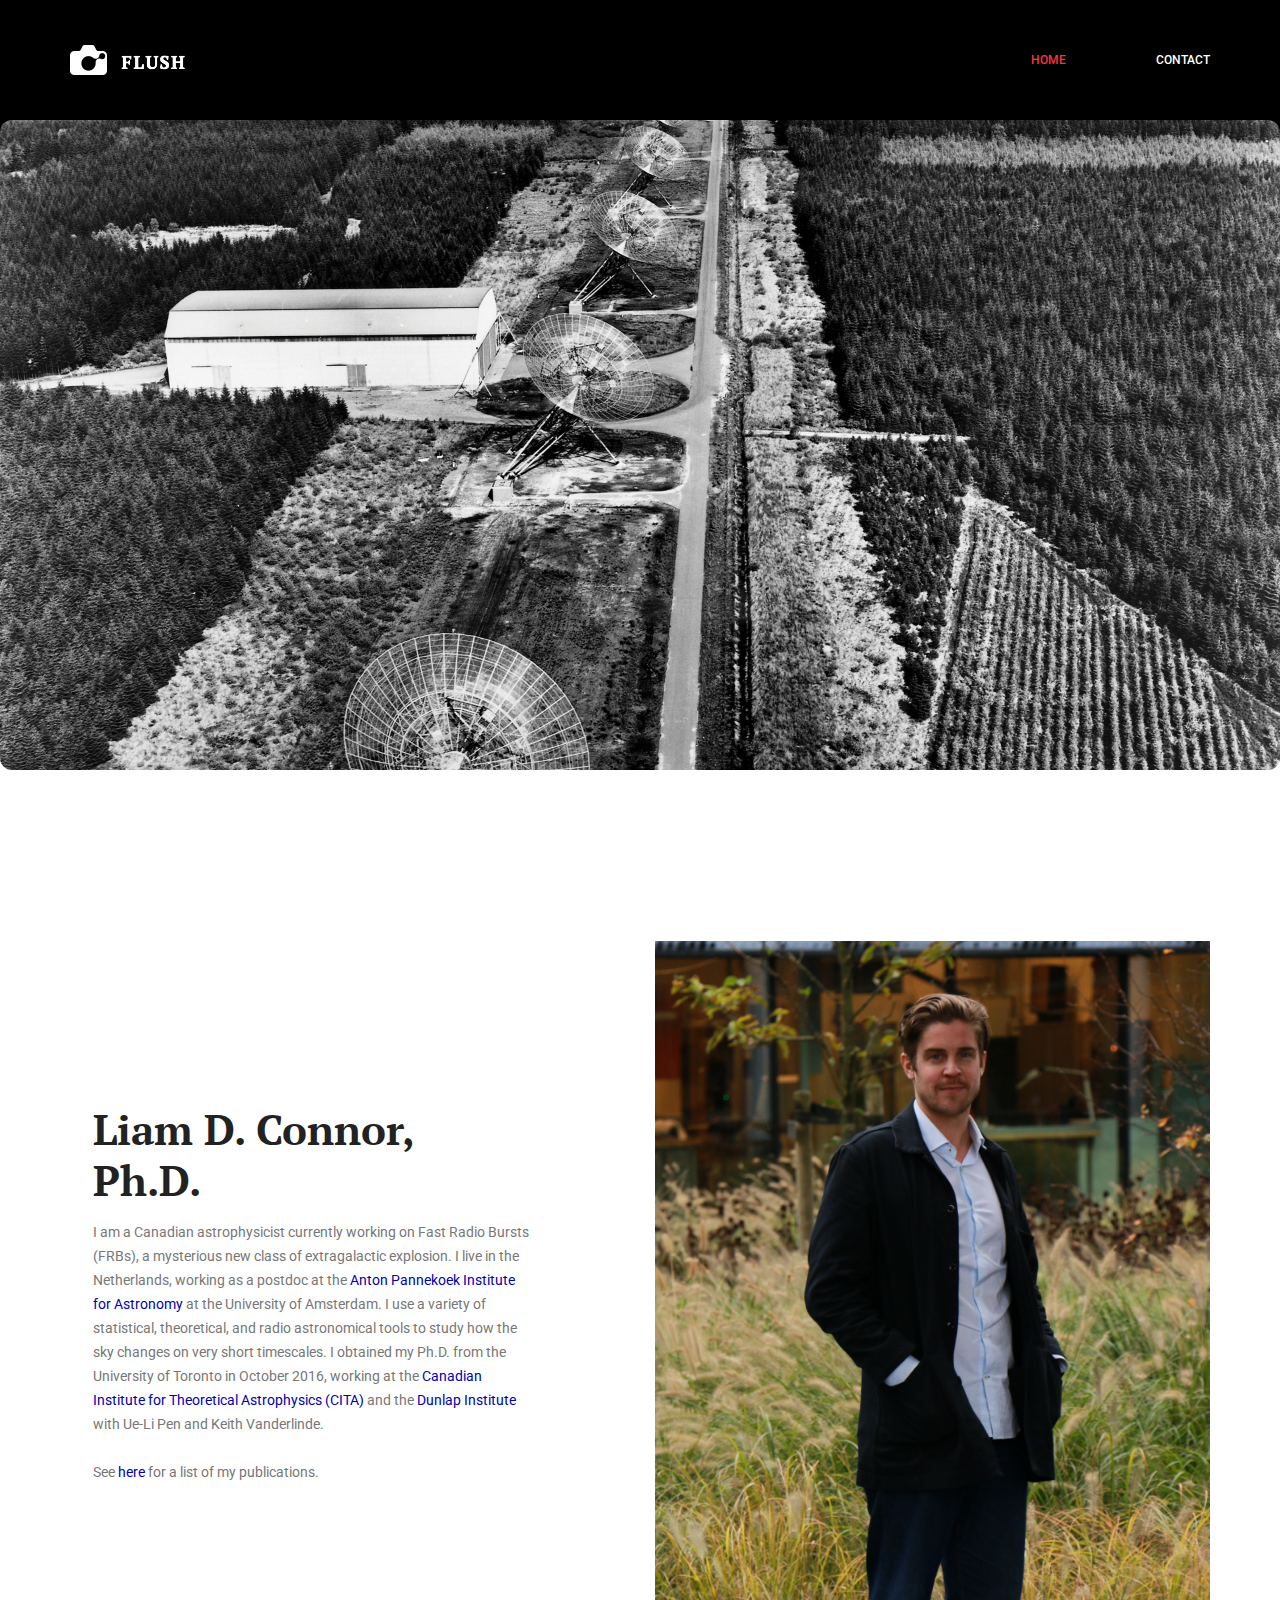
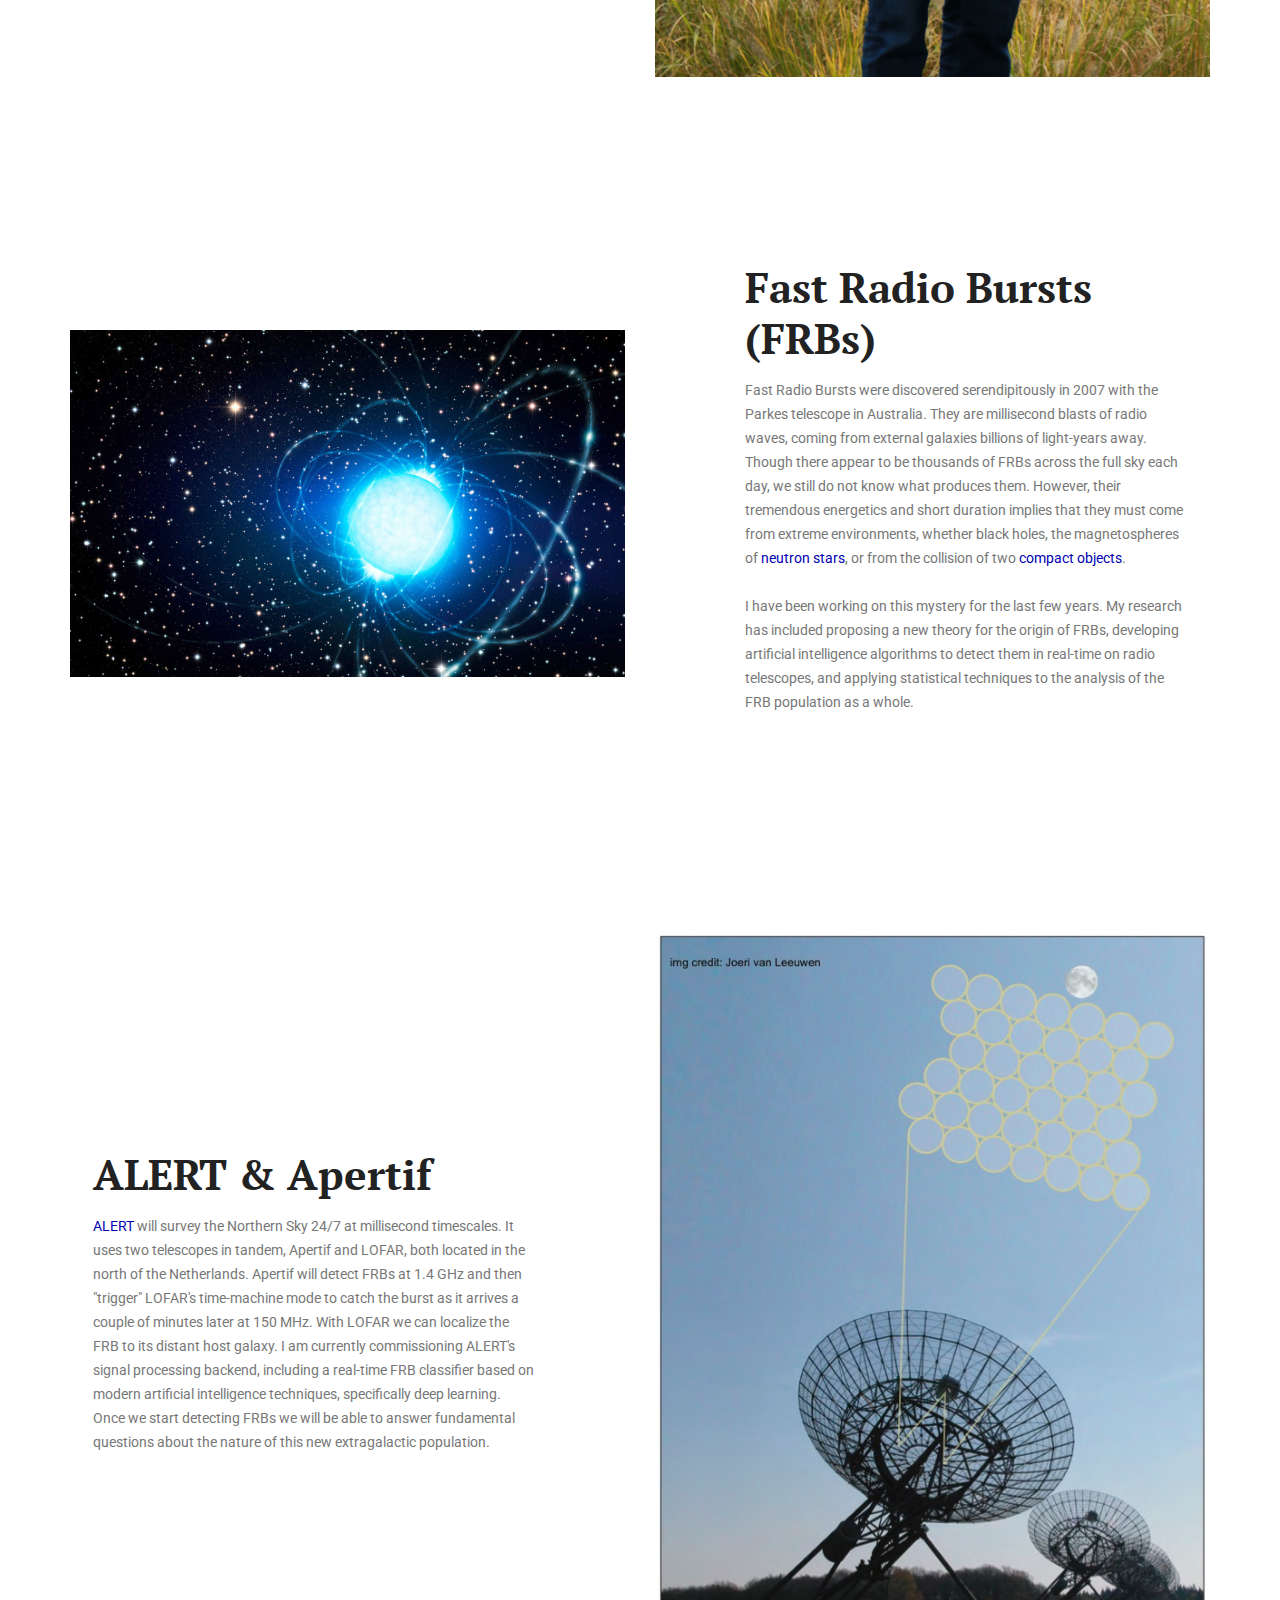
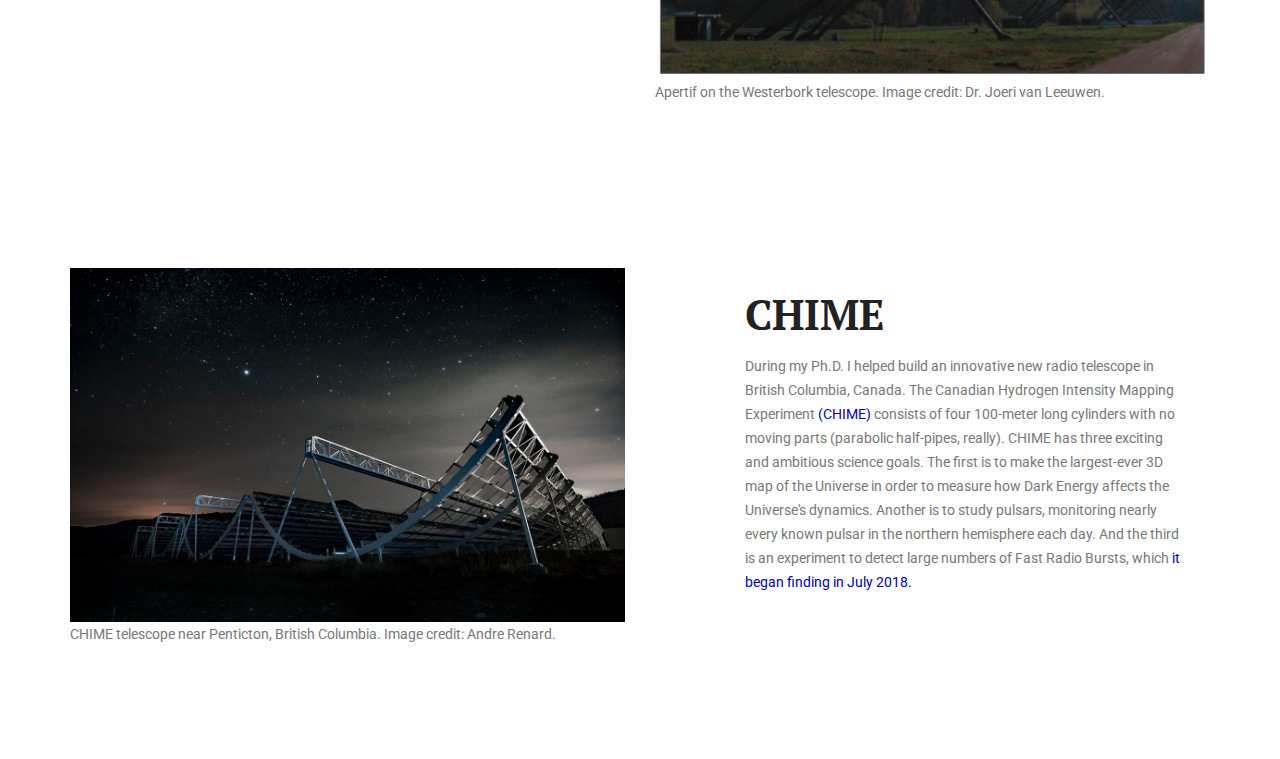
<file: index2.html>
<!doctype html>
<html lang="en">
    <head>
        <!-- Required meta tags -->
        <meta charset="utf-8">
        <meta name="viewport" content="width=device-width, initial-scale=1, shrink-to-fit=no">
        <link rel="icon" href="img/favicon.png" type="image/png">
        <title>Liam Connor astro</title>
        <!-- Bootstrap CSS -->
        <link rel="stylesheet" href="css/bootstrap.css">
        <link rel="stylesheet" href="vendors/linericon/style.css">
        <link rel="stylesheet" href="css/font-awesome.min.css">
        <link rel="stylesheet" href="vendors/owl-carousel/owl.carousel.min.css">
        <link rel="stylesheet" href="vendors/lightbox/simpleLightbox.css">
        <link rel="stylesheet" href="vendors/nice-select/css/nice-select.css">
        <link rel="stylesheet" href="vendors/animate-css/animate.css">
        <link rel="stylesheet" href="vendors/popup/magnific-popup.css">
        <!-- main css -->
        <link rel="stylesheet" href="css/style.css">
        <link rel="stylesheet" href="css/responsive.css">
    </head>
    <body>
        
        <!--================Header Menu Area =================-->
        <header class="header_area">
            <div class="main_menu">
            	<nav class="navbar navbar-expand-lg navbar-light">
					<div class="container">
						<!-- Brand and toggle get grouped for better mobile display -->
						<a class="navbar-brand logo_h" href="index.html"><img src="img/logo.png" alt=""></a>
						<button class="navbar-toggler" type="button" data-toggle="collapse" data-target="#navbarSupportedContent" aria-controls="navbarSupportedContent" aria-expanded="false" aria-label="Toggle navigation">
							<span class="icon-bar"></span>
							<span class="icon-bar"></span>
							<span class="icon-bar"></span>
						</button>
						<!-- Collect the nav links, forms, and other content for toggling -->
						<div class="collapse navbar-collapse offset" id="navbarSupportedContent">
							<ul class="nav navbar-nav menu_nav ml-auto">
								<li class="nav-item active"><a class="nav-link" href="index.html">Home</a></li> 
								<li class="nav-item submenu dropdown">

									<ul class="dropdown-menu">
										<li class="nav-item"><a class="nav-link" href="projects.html">Projects</a>
										<li class="nav-item"><a class="nav-link" href="publications.html">Publications</a></li>
									</ul>
								</li> 
								<li class="nav-item"><a class="nav-link" href="contact.html">Contact</a></li>
							</ul>
						</div> 
					</div>
            	</nav>
            </div>
        </header>
        <!--================Header Menu Area =================-->
        
        <!--================Home Banner Area =================-->
        <section class="home_banner_area">
           	<div class="box_1620">
           		<div class="banner_inner d-flex align-items-center">
					<div class="container">
						<div class="banner_content text-center">
						</div>
					</div>
				</div>
            </div>
        </section>
        <!--================End Home Banner Area =================-->
        
        <!--================Home Blog Area =================-->
        <section class="home_blog_area pad_top">
        	<div class="container">
        		<div class="home_blog_inner">
        			<div class="row h_blog_item">
        				<div class="col-lg-6">
						</div>
        			</div>
        			<div class="row h_blog_item">
						<div class="col-lg-6">
							<div class="h_blog_text">
								<div class="h_blog_text_inner left">
									<h4>Liam D. Connor, <br />Ph.D.</h4>
									<p> I am a Canadian astrophysicist currently 
                                        working on Fast Radio Bursts (FRBs), 
                                        a mysterious new class of extragalactic 
                                        explosion. I live in the Netherlands, working as a postdoc at the
                                        <a href="http://api.uva.nl" style="color: rgb(0, 0, 179)">Anton Pannekoek 
                                            Institute for Astronomy</a> 
                                        at the University of Amsterdam. I  
                                        use a variety of statistical, theoretical, 
                                        and radio astronomical tools to study how 
                                        the sky changes on very short timescales. 
                                        I obtained my Ph.D. from the University of 
                                        Toronto in October 2016, working at the
                                        <a href="https://www.cita.utoronto.ca" style="color: rgb(0, 0, 179)">Canadian Institute for Theoretical Astrophysics (CITA)</a> 
                                         and the <a href="http://www.dunlap.utoronto.ca" style="color: rgb(0, 0, 179)">Dunlap Institute </a> with 
                                        Ue-Li Pen and Keith Vanderlinde. 
                                        <br> <br />
                                        See <a href="https://scholar.google.nl/citations?user=YwHSZIMAAAAJ&hl=en" style="color: rgb(0, 0, 179)">here</a>  for a list of my publications.
                                        </p>
									<!--<a class="main_btn2" href="#">Explore Gallery</a>-->
								</div>
							</div>
						</div>
						<div class="col-lg-6">
							<div class="h_blog_img">
								<img class="img-fluid" src="img/website_foto.JPG" alt="">
							</div>
						</div>
        			</div>
                    <div class="row h_blog_item">
                        <div class="col-lg-6">
                            <div class="h_blog_img">
                                <img class="img-fluid" src="img/frb_image.jpg" alt="">
                            </div>
                        </div>
                        <div class="col-lg-6">
                            <div class="h_blog_text">
                                <div class="h_blog_text_inner right">
                                    <h4> Fast Radio Bursts (FRBs)</h4>
                                    <p> Fast Radio Bursts were discovered serendipitously 
                                        in 2007 with the Parkes telescope in Australia. 
                                        They are millisecond blasts of radio waves, 
                                        coming from external galaxies billions of light-years away. Though there appear to be thousands of FRBs
                                        across the full sky each day, we still do not 
                                        know what produces them. However, their tremendous 
                                        energetics and short duration implies that they 
                                        must come from extreme environments, whether black holes, the magnetospheres of <a href="https://en.wikipedia.org/wiki/Neutron_star" style="color: rgb(0, 0, 179)">neutron stars</a>, 
                                        or from the collision of two <a href="https://en.wikipedia.org/wiki/Compact_star" style="color: rgb(0, 0, 179)">compact objects</a>.
                                        <br> <br />
                                        I have been working on this mystery for the last 
                                        few years. My research has included proposing 
                                        a new theory for the origin of FRBs, developing 
                                        artificial intelligence algorithms to detect 
                                        them in real-time on radio telescopes, 
                                        and applying statistical techniques to the analysis 
                                        of the FRB population as a whole.
                                    </p>
                                </div>
                            </div>
                        </div>
                    </div>
                    <div class="row h_blog_item">
                        <div class="col-lg-6">
                            <div class="h_blog_text">
                                <div class="h_blog_text_inner left">
                                    <h4>ALERT &amp; Apertif</h4>
                                    <p> <a href="http://www.alert.eu/" style="color: rgb(0, 0, 179)">ALERT</a> 
                                    will survey the Northern Sky 24/7
                                    at millisecond timescales. It uses two 
                                    telescopes in tandem, Apertif and LOFAR, both located 
                                    in the north of the Netherlands. Apertif
                                    will detect FRBs at 1.4 GHz and then "trigger" LOFAR's time-machine 
                                    mode 
                                    to catch the burst as it arrives a couple of minutes later at 
                                    150 MHz. With LOFAR we can localize the FRB to its 
                                    distant host galaxy.
                                    I am currently 
                                    commissioning ALERT's signal processing backend, including a real-time 
                                    FRB classifier based on modern artificial 
                                    intelligence techniques, specifically deep learning. 
                                    Once we start detecting FRBs we will be able 
                                    to answer fundamental questions about the nature 
                                    of this new extragalactic population. 
                                    </p>
                                </div>
                            </div>
                        </div>
                        <div class="col-lg-6">
                            <div class="h_blog_img">
                                <img class="img-fluid" src="img/Apertif_Beam_credit.jpg" alt="">
                            </div>
                            <figcaption class="figure-article-caption">
                             Apertif on the Westerbork telescope. Image credit: Dr. Joeri van Leeuwen.
                            </figcaption>
                        </div>
                    </div>
        			<div class="row h_blog_item">
        				<div class="col-lg-6">
							<div class="h_blog_img">
								<img class="img-fluid" src="img/CHIME_picture.jpg" alt="">
							</div>
                            <figcaption class="figure-article-caption">
                            CHIME telescope near Penticton, British Columbia. Image credit: Andre Renard.
                            </figcaption>
						</div>
						<div class="col-lg-6">
							<div class="h_blog_text">
								<div class="h_blog_text_inner right">
									<h4>CHIME</h4>
									<p> During my Ph.D. I helped build an 
                                        innovative new radio telescope 
                                        in British Columbia, Canada. The 
                                        Canadian Hydrogen Intensity Mapping Experiment 
                                        <a href="https://chime-experiment.ca/" style="color: rgb(0, 0, 179)"> (CHIME)</a> consists of four 100-meter long cylinders 
                                        with no moving parts (parabolic half-pipes, really).
                                        CHIME has three exciting and ambitious science goals.
                                        The first is to make the largest-ever 3D 
                                        map of the Universe in order to measure 
                                        how Dark Energy affects the Universe's dynamics. 
                                        Another is to study pulsars, monitoring nearly 
                                        every known pulsar in the northern hemisphere 
                                        each day. And the third is an experiment 
                                        to detect large numbers of Fast Radio Bursts, 
                                        which <a href="http://www.astronomerstelegram.org/?read=11901" style="color: rgb(0, 0, 179)">it began finding in July 2018.
                                    </p>
								</div>
							</div>
						</div>
        			</div>
                    </div>
        		</div>
        	</div>
        </section>
        <!--================End Home Blog Area =================-->
        
        

        
        
        
        
        
        
        <!-- Optional JavaScript -->
        <!-- jQuery first, then Popper.js, then Bootstrap JS -->
        <script src="js/jquery-3.3.1.min.js"></script>
        <script src="js/popper.js"></script>
        <script src="js/bootstrap.min.js"></script>
        <script src="js/stellar.js"></script>
        <script src="vendors/lightbox/simpleLightbox.min.js"></script>
        <script src="vendors/nice-select/js/jquery.nice-select.min.js"></script>
        <script src="vendors/isotope/imagesloaded.pkgd.min.js"></script>
        <script src="vendors/isotope/isotope.pkgd.min.js"></script>
        <script src="vendors/owl-carousel/owl.carousel.min.js"></script>
        <script src="vendors/popup/jquery.magnific-popup.min.js"></script>
        <script src="js/jquery.ajaxchimp.min.js"></script>
        <script src="vendors/counter-up/jquery.waypoints.min.js"></script>
        <script src="vendors/counter-up/jquery.counterup.js"></script>
        <script src="js/mail-script.js"></script>
        <script src="js/theme.js"></script>
    </body>
</html>
</file>
<file: vendors/linericon/style.css>
@font-face {
	font-family: 'Linearicons-Free';
	src:url('fonts/Linearicons-Free.eot?w118d');
	src:url('fonts/Linearicons-Free.eot?#iefixw118d') format('embedded-opentype'),
		url('fonts/Linearicons-Free.woff2?w118d') format('woff2'),
		url('fonts/Linearicons-Free.woff?w118d') format('woff'),
		url('fonts/Linearicons-Free.ttf?w118d') format('truetype'),
		url('fonts/Linearicons-Free.svg?w118d#Linearicons-Free') format('svg');
	font-weight: normal;
	font-style: normal;
}

.lnr {
	font-family: 'Linearicons-Free';
	speak: none;
	font-style: normal;
	font-weight: normal;
	font-variant: normal;
	text-transform: none;
	line-height: 1;

	/* Better Font Rendering =========== */
	-webkit-font-smoothing: antialiased;
	-moz-osx-font-smoothing: grayscale;
}

.lnr-home:before {
	content: "\e800";
}
.lnr-apartment:before {
	content: "\e801";
}
.lnr-pencil:before {
	content: "\e802";
}
.lnr-magic-wand:before {
	content: "\e803";
}
.lnr-drop:before {
	content: "\e804";
}
.lnr-lighter:before {
	content: "\e805";
}
.lnr-poop:before {
	content: "\e806";
}
.lnr-sun:before {
	content: "\e807";
}
.lnr-moon:before {
	content: "\e808";
}
.lnr-cloud:before {
	content: "\e809";
}
.lnr-cloud-upload:before {
	content: "\e80a";
}
.lnr-cloud-download:before {
	content: "\e80b";
}
.lnr-cloud-sync:before {
	content: "\e80c";
}
.lnr-cloud-check:before {
	content: "\e80d";
}
.lnr-database:before {
	content: "\e80e";
}
.lnr-lock:before {
	content: "\e80f";
}
.lnr-cog:before {
	content: "\e810";
}
.lnr-trash:before {
	content: "\e811";
}
.lnr-dice:before {
	content: "\e812";
}
.lnr-heart:before {
	content: "\e813";
}
.lnr-star:before {
	content: "\e814";
}
.lnr-star-half:before {
	content: "\e815";
}
.lnr-star-empty:before {
	content: "\e816";
}
.lnr-flag:before {
	content: "\e817";
}
.lnr-envelope:before {
	content: "\e818";
}
.lnr-paperclip:before {
	content: "\e819";
}
.lnr-inbox:before {
	content: "\e81a";
}
.lnr-eye:before {
	content: "\e81b";
}
.lnr-printer:before {
	content: "\e81c";
}
.lnr-file-empty:before {
	content: "\e81d";
}
.lnr-file-add:before {
	content: "\e81e";
}
.lnr-enter:before {
	content: "\e81f";
}
.lnr-exit:before {
	content: "\e820";
}
.lnr-graduation-hat:before {
	content: "\e821";
}
.lnr-license:before {
	content: "\e822";
}
.lnr-music-note:before {
	content: "\e823";
}
.lnr-film-play:before {
	content: "\e824";
}
.lnr-camera-video:before {
	content: "\e825";
}
.lnr-camera:before {
	content: "\e826";
}
.lnr-picture:before {
	content: "\e827";
}
.lnr-book:before {
	content: "\e828";
}
.lnr-bookmark:before {
	content: "\e829";
}
.lnr-user:before {
	content: "\e82a";
}
.lnr-users:before {
	content: "\e82b";
}
.lnr-shirt:before {
	content: "\e82c";
}
.lnr-store:before {
	content: "\e82d";
}
.lnr-cart:before {
	content: "\e82e";
}
.lnr-tag:before {
	content: "\e82f";
}
.lnr-phone-handset:before {
	content: "\e830";
}
.lnr-phone:before {
	content: "\e831";
}
.lnr-pushpin:before {
	content: "\e832";
}
.lnr-map-marker:before {
	content: "\e833";
}
.lnr-map:before {
	content: "\e834";
}
.lnr-location:before {
	content: "\e835";
}
.lnr-calendar-full:before {
	content: "\e836";
}
.lnr-keyboard:before {
	content: "\e837";
}
.lnr-spell-check:before {
	content: "\e838";
}
.lnr-screen:before {
	content: "\e839";
}
.lnr-smartphone:before {
	content: "\e83a";
}
.lnr-tablet:before {
	content: "\e83b";
}
.lnr-laptop:before {
	content: "\e83c";
}
.lnr-laptop-phone:before {
	content: "\e83d";
}
.lnr-power-switch:before {
	content: "\e83e";
}
.lnr-bubble:before {
	content: "\e83f";
}
.lnr-heart-pulse:before {
	content: "\e840";
}
.lnr-construction:before {
	content: "\e841";
}
.lnr-pie-chart:before {
	content: "\e842";
}
.lnr-chart-bars:before {
	content: "\e843";
}
.lnr-gift:before {
	content: "\e844";
}
.lnr-diamond:before {
	content: "\e845";
}
.lnr-linearicons:before {
	content: "\e846";
}
.lnr-dinner:before {
	content: "\e847";
}
.lnr-coffee-cup:before {
	content: "\e848";
}
.lnr-leaf:before {
	content: "\e849";
}
.lnr-paw:before {
	content: "\e84a";
}
.lnr-rocket:before {
	content: "\e84b";
}
.lnr-briefcase:before {
	content: "\e84c";
}
.lnr-bus:before {
	content: "\e84d";
}
.lnr-car:before {
	content: "\e84e";
}
.lnr-train:before {
	content: "\e84f";
}
.lnr-bicycle:before {
	content: "\e850";
}
.lnr-wheelchair:before {
	content: "\e851";
}
.lnr-select:before {
	content: "\e852";
}
.lnr-earth:before {
	content: "\e853";
}
.lnr-smile:before {
	content: "\e854";
}
.lnr-sad:before {
	content: "\e855";
}
.lnr-neutral:before {
	content: "\e856";
}
.lnr-mustache:before {
	content: "\e857";
}
.lnr-alarm:before {
	content: "\e858";
}
.lnr-bullhorn:before {
	content: "\e859";
}
.lnr-volume-high:before {
	content: "\e85a";
}
.lnr-volume-medium:before {
	content: "\e85b";
}
.lnr-volume-low:before {
	content: "\e85c";
}
.lnr-volume:before {
	content: "\e85d";
}
.lnr-mic:before {
	content: "\e85e";
}
.lnr-hourglass:before {
	content: "\e85f";
}
.lnr-undo:before {
	content: "\e860";
}
.lnr-redo:before {
	content: "\e861";
}
.lnr-sync:before {
	content: "\e862";
}
.lnr-history:before {
	content: "\e863";
}
.lnr-clock:before {
	content: "\e864";
}
.lnr-download:before {
	content: "\e865";
}
.lnr-upload:before {
	content: "\e866";
}
.lnr-enter-down:before {
	content: "\e867";
}
.lnr-exit-up:before {
	content: "\e868";
}
.lnr-bug:before {
	content: "\e869";
}
.lnr-code:before {
	content: "\e86a";
}
.lnr-link:before {
	content: "\e86b";
}
.lnr-unlink:before {
	content: "\e86c";
}
.lnr-thumbs-up:before {
	content: "\e86d";
}
.lnr-thumbs-down:before {
	content: "\e86e";
}
.lnr-magnifier:before {
	content: "\e86f";
}
.lnr-cross:before {
	content: "\e870";
}
.lnr-menu:before {
	content: "\e871";
}
.lnr-list:before {
	content: "\e872";
}
.lnr-chevron-up:before {
	content: "\e873";
}
.lnr-chevron-down:before {
	content: "\e874";
}
.lnr-chevron-left:before {
	content: "\e875";
}
.lnr-chevron-right:before {
	content: "\e876";
}
.lnr-arrow-up:before {
	content: "\e877";
}
.lnr-arrow-down:before {
	content: "\e878";
}
.lnr-arrow-left:before {
	content: "\e879";
}
.lnr-arrow-right:before {
	content: "\e87a";
}
.lnr-move:before {
	content: "\e87b";
}
.lnr-warning:before {
	content: "\e87c";
}
.lnr-question-circle:before {
	content: "\e87d";
}
.lnr-menu-circle:before {
	content: "\e87e";
}
.lnr-checkmark-circle:before {
	content: "\e87f";
}
.lnr-cross-circle:before {
	content: "\e880";
}
.lnr-plus-circle:before {
	content: "\e881";
}
.lnr-circle-minus:before {
	content: "\e882";
}
.lnr-arrow-up-circle:before {
	content: "\e883";
}
.lnr-arrow-down-circle:before {
	content: "\e884";
}
.lnr-arrow-left-circle:before {
	content: "\e885";
}
.lnr-arrow-right-circle:before {
	content: "\e886";
}
.lnr-chevron-up-circle:before {
	content: "\e887";
}
.lnr-chevron-down-circle:before {
	content: "\e888";
}
.lnr-chevron-left-circle:before {
	content: "\e889";
}
.lnr-chevron-right-circle:before {
	content: "\e88a";
}
.lnr-crop:before {
	content: "\e88b";
}
.lnr-frame-expand:before {
	content: "\e88c";
}
.lnr-frame-contract:before {
	content: "\e88d";
}
.lnr-layers:before {
	content: "\e88e";
}
.lnr-funnel:before {
	content: "\e88f";
}
.lnr-text-format:before {
	content: "\e890";
}
.lnr-text-format-remove:before {
	content: "\e891";
}
.lnr-text-size:before {
	content: "\e892";
}
.lnr-bold:before {
	content: "\e893";
}
.lnr-italic:before {
	content: "\e894";
}
.lnr-underline:before {
	content: "\e895";
}
.lnr-strikethrough:before {
	content: "\e896";
}
.lnr-highlight:before {
	content: "\e897";
}
.lnr-text-align-left:before {
	content: "\e898";
}
.lnr-text-align-center:before {
	content: "\e899";
}
.lnr-text-align-right:before {
	content: "\e89a";
}
.lnr-text-align-justify:before {
	content: "\e89b";
}
.lnr-line-spacing:before {
	content: "\e89c";
}
.lnr-indent-increase:before {
	content: "\e89d";
}
.lnr-indent-decrease:before {
	content: "\e89e";
}
.lnr-pilcrow:before {
	content: "\e89f";
}
.lnr-direction-ltr:before {
	content: "\e8a0";
}
.lnr-direction-rtl:before {
	content: "\e8a1";
}
.lnr-page-break:before {
	content: "\e8a2";
}
.lnr-sort-alpha-asc:before {
	content: "\e8a3";
}
.lnr-sort-amount-asc:before {
	content: "\e8a4";
}
.lnr-hand:before {
	content: "\e8a5";
}
.lnr-pointer-up:before {
	content: "\e8a6";
}
.lnr-pointer-right:before {
	content: "\e8a7";
}
.lnr-pointer-down:before {
	content: "\e8a8";
}
.lnr-pointer-left:before {
	content: "\e8a9";
}
</file>
<file: vendors/nice-select/css/nice-select.css>
.nice-select {
  -webkit-tap-highlight-color: transparent;
  background-color: #fff;
  border-radius: 5px;
  border: solid 1px #e8e8e8;
  box-sizing: border-box;
  clear: both;
  cursor: pointer;
  display: block;
  float: left;
  font-family: inherit;
  font-size: 14px;
  font-weight: normal;
  height: 42px;
  line-height: 40px;
  outline: none;
  padding-left: 18px;
  padding-right: 30px;
  position: relative;
  text-align: left !important;
  -webkit-transition: all 0.2s ease-in-out;
  transition: all 0.2s ease-in-out;
  -webkit-user-select: none;
     -moz-user-select: none;
      -ms-user-select: none;
          user-select: none;
  white-space: nowrap;
  width: auto; }
  .nice-select:hover {
    border-color: #dbdbdb; }
  .nice-select:active, .nice-select.open, .nice-select:focus {
    border-color: #999; }
  .nice-select:after {
    border-bottom: 2px solid #999;
    border-right: 2px solid #999;
    content: '';
    display: block;
    height: 5px;
    margin-top: -4px;
    pointer-events: none;
    position: absolute;
    right: 12px;
    top: 50%;
    -webkit-transform-origin: 66% 66%;
        -ms-transform-origin: 66% 66%;
            transform-origin: 66% 66%;
    -webkit-transform: rotate(45deg);
        -ms-transform: rotate(45deg);
            transform: rotate(45deg);
    -webkit-transition: all 0.15s ease-in-out;
    transition: all 0.15s ease-in-out;
    width: 5px; }
  .nice-select.open:after {
    -webkit-transform: rotate(-135deg);
        -ms-transform: rotate(-135deg);
            transform: rotate(-135deg); }
  .nice-select.open .list {
    opacity: 1;
    pointer-events: auto;
    -webkit-transform: scale(1) translateY(0);
        -ms-transform: scale(1) translateY(0);
            transform: scale(1) translateY(0); }
  .nice-select.disabled {
    border-color: #ededed;
    color: #999;
    pointer-events: none; }
    .nice-select.disabled:after {
      border-color: #cccccc; }
  .nice-select.wide {
    width: 100%; }
    .nice-select.wide .list {
      left: 0 !important;
      right: 0 !important; }
  .nice-select.right {
    float: right; }
    .nice-select.right .list {
      left: auto;
      right: 0; }
  .nice-select.small {
    font-size: 12px;
    height: 36px;
    line-height: 34px; }
    .nice-select.small:after {
      height: 4px;
      width: 4px; }
    .nice-select.small .option {
      line-height: 34px;
      min-height: 34px; }
  .nice-select .list {
    background-color: #fff;
    border-radius: 5px;
    box-shadow: 0 0 0 1px rgba(68, 68, 68, 0.11);
    box-sizing: border-box;
    margin-top: 4px;
    opacity: 0;
    overflow: hidden;
    padding: 0;
    pointer-events: none;
    position: absolute;
    top: 100%;
    left: 0;
    -webkit-transform-origin: 50% 0;
        -ms-transform-origin: 50% 0;
            transform-origin: 50% 0;
    -webkit-transform: scale(0.75) translateY(-21px);
        -ms-transform: scale(0.75) translateY(-21px);
            transform: scale(0.75) translateY(-21px);
    -webkit-transition: all 0.2s cubic-bezier(0.5, 0, 0, 1.25), opacity 0.15s ease-out;
    transition: all 0.2s cubic-bezier(0.5, 0, 0, 1.25), opacity 0.15s ease-out;
    z-index: 9; }
    .nice-select .list:hover .option:not(:hover) {
      background-color: transparent !important; }
  .nice-select .option {
    cursor: pointer;
    font-weight: 400;
    line-height: 40px;
    list-style: none;
    min-height: 40px;
    outline: none;
    padding-left: 18px;
    padding-right: 29px;
    text-align: left;
    -webkit-transition: all 0.2s;
    transition: all 0.2s; }
    .nice-select .option:hover, .nice-select .option.focus, .nice-select .option.selected.focus {
      background-color: #f6f6f6; }
    .nice-select .option.selected {
      font-weight: bold; }
    .nice-select .option.disabled {
      background-color: transparent;
      color: #999;
      cursor: default; }

.no-csspointerevents .nice-select .list {
  display: none; }

.no-csspointerevents .nice-select.open .list {
  display: block; }
</file>
<file: css/style.css>
/*----------------------------------------------------
@File: Default Styles
@Author: Rocky Ahmed
@URL: http://wethemez.com
Author E-mail: rockybd1995@gmail.com

This file contains the styling for the actual theme, this
is the file you need to edit to change the look of the
theme.
---------------------------------------------------- */
/*=====================================================================
@Template Name: Builder Construction 
@Author: Rocky Ahmed
@Developed By: Rocky Ahmed
@Developer URL: http://rocky.wethemez.com
Author E-mail: rockybd1995@gmail.com

@Default Styles

Table of Content:
01/ Variables
02/ predefin
03/ header
04/ button
05/ banner
06/ breadcrumb
07/ about
08/ team
09/ project 
10/ price 
11/ team 
12/ blog 
13/ video  
14/ features  
15/ career  
16/ contact 
17/ footer

=====================================================================*/
/*----------------------------------------------------*/
/*font Variables*/
/*Color Variables*/
/*=================== fonts ====================*/
@import url("https://fonts.googleapis.com/css?family=PT+Serif:400,700|Roboto:300,400,500,700");
/*---------------------------------------------------- */
/*----------------------------------------------------*/
.list {
  list-style: none;
  margin: 0px;
  padding: 0px; }

a {
  text-decoration: none;
  transition: all 0.3s ease-in-out; }
  a:hover, a:focus {
    text-decoration: none;
    outline: none; }

.row.m0 {
  margin: 0px; }

body {
  line-height: 24px;
  font-size: 14px;
  font-family: "Roboto", sans-serif;
  font-weight: normal;
  color: #777777; }

h1, h2, h3, h4, h5, h6 {
  font-family: "PT Serif", serif;
  font-weight: bold; }

button:focus {
  outline: none;
  box-shadow: none; }

.p0 {
  padding-left: 0px;
  padding-right: 0px; }

.p_120 {
  padding-top: 120px;
  padding-bottom: 120px; }

.p_100 {
  padding-top: 100px;
  padding-bottom: 100px; }

.pad_top {
  padding-top: 120px; }

.pad_bt {
  padding-bottom: 120px; }

.mt-25 {
  margin-top: 25px; }

@media (min-width: 1200px) {
  .container {
    max-width: 1170px; } }

@media (min-width: 1620px) {
  .box_1620 {
    max-width: 1620px;
    margin: auto;
    width: 100%;
    padding-left: 0px;
    padding-right: 0px; } }
/* Main Title Area css
============================================================================================ */
.main_title {
  text-align: center;
  max-width: 670px;
  margin: 0px auto 75px; }
  .main_title h2 {
    font-family: "PT Serif", serif;
    font-size: 42px;
    color: #222222;
    margin-bottom: 15px; }
  .main_title p {
    font-size: 14px;
    font-family: "Roboto", sans-serif;
    font-weight: normal;
    line-height: 24px;
    color: #777777;
    margin-bottom: 0px; }

/* End Main Title Area css
============================================================================================ */
/*---------------------------------------------------- */
/*----------------------------------------------------*/
.header_area {
  position: absolute;
  width: 100%;
  top: 0;
  left: 0;
  z-index: 99;
  transition: background 0.4s, all 0.3s linear; }
  .header_area .navbar {
    background: transparent;
    padding: 0px;
    border: 0px;
    border-radius: 0px; }
    .header_area .navbar .nav .nav-item {
      margin-right: 45px; }
      .header_area .navbar .nav .nav-item .nav-link {
        font: 500 12px/120px "Roboto", sans-serif;
        text-transform: uppercase;
        color: #fff;
        padding: 0px;
        display: inline-block; }
        .header_area .navbar .nav .nav-item .nav-link:after {
          display: none; }
      .header_area .navbar .nav .nav-item:hover .nav-link, .header_area .navbar .nav .nav-item.active .nav-link {
        color: #fa333f; }
      .header_area .navbar .nav .nav-item.submenu {
        position: relative; }
        .header_area .navbar .nav .nav-item.submenu ul {
          border: none;
          padding: 0px;
          border-radius: 0px;
          box-shadow: none;
          margin: 0px;
          background: #fff;
          box-shadow: 0px 3px 16px 0px rgba(0, 0, 0, 0.1); }
          @media (min-width: 992px) {
            .header_area .navbar .nav .nav-item.submenu ul {
              position: absolute;
              top: 120%;
              left: 0px;
              min-width: 200px;
              text-align: left;
              opacity: 0;
              transition: all 300ms ease-in;
              visibility: hidden;
              display: block;
              border: none;
              padding: 0px;
              border-radius: 0px; } }
          .header_area .navbar .nav .nav-item.submenu ul:before {
            content: "";
            width: 0;
            height: 0;
            border-style: solid;
            border-width: 10px 10px 0 10px;
            border-color: #eeeeee transparent transparent transparent;
            position: absolute;
            right: 24px;
            top: 45px;
            z-index: 3;
            opacity: 0;
            transition: all 400ms linear; }
          .header_area .navbar .nav .nav-item.submenu ul .nav-item {
            display: block;
            float: none;
            margin-right: 0px;
            border-bottom: 1px solid #ededed;
            margin-left: 0px;
            transition: all 0.4s linear; }
            .header_area .navbar .nav .nav-item.submenu ul .nav-item .nav-link {
              line-height: 45px;
              color: #222222;
              padding: 0px 30px;
              transition: all 150ms linear;
              display: block;
              margin-right: 0px; }
            .header_area .navbar .nav .nav-item.submenu ul .nav-item:last-child {
              border-bottom: none; }
            .header_area .navbar .nav .nav-item.submenu ul .nav-item:hover .nav-link {
              background: #fa333f;
              color: #fff; }
        @media (min-width: 992px) {
          .header_area .navbar .nav .nav-item.submenu:hover ul {
            visibility: visible;
            opacity: 1;
            top: 100%; } }
        .header_area .navbar .nav .nav-item.submenu:hover ul .nav-item {
          margin-top: 0px; }
      .header_area .navbar .nav .nav-item:last-child {
        margin-right: 0px; }
    .header_area .navbar .search {
      font-size: 12px;
      line-height: 60px;
      display: inline-block;
      color: #222222;
      margin-left: 80px; }
      .header_area .navbar .search i {
        font-weight: 600; }
  .header_area.navbar_fixed .main_menu {
    position: fixed;
    width: 100%;
    top: -70px;
    left: 0;
    right: 0;
    background: #000;
    transform: translateY(70px);
    transition: transform 500ms ease, background 500ms ease;
    -webkit-transition: transform 500ms ease, background 500ms ease;
    box-shadow: 0px 3px 16px 0px rgba(0, 0, 0, 0.1); }
    .header_area.navbar_fixed .main_menu .navbar .nav .nav-item .nav-link {
      line-height: 70px; }

.top_menu {
  background: #f9f9ff; }
  .top_menu .header_social li {
    display: inline-block;
    margin-right: 15px; }
    .top_menu .header_social li a {
      font-size: 14px;
      color: #777777;
      display: inline-block;
      line-height: 42px;
      transition: all 300ms linear 0s; }
    .top_menu .header_social li:last-child {
      margin-right: 0px; }
    .top_menu .header_social li:hover a {
      color: #fa333f; }
  .top_menu .dn_btn {
    line-height: 42px;
    display: inline-block;
    font-size: 12px;
    margin-right: 30px;
    font-family: "Roboto", sans-serif;
    font-weight: normal;
    color: #777777;
    transition: all 300ms linear 0s; }
    .top_menu .dn_btn:hover {
      color: #fa333f; }
    .top_menu .dn_btn:last-child {
      margin-right: 0px; }
  .top_menu .lan_pack {
    height: 30px;
    border: 1px solid #eeeeee;
    border-radius: 3px;
    line-height: 28px;
    font-size: 12px;
    font-family: "Roboto", sans-serif;
    font-weight: 500;
    padding-left: 19px;
    padding-right: 36px;
    color: #777777;
    background: #f9f9ff;
    margin-right: 5px;
    margin-top: 8px; }
    .top_menu .lan_pack .current {
      color: #777777; }
    .top_menu .lan_pack:after {
      content: "\f0d7";
      border: none !important;
      font: normal normal normal 12px/1 FontAwesome;
      transform: rotate(0deg);
      height: auto;
      margin-top: -6px;
      right: 20px; }

/*---------------------------------------------------- */
/*----------------------------------------------------*/
/* Home Banner Area css
============================================================================================ */
.home_banner_area {
  position: relative;
  z-index: 1;
  background: #000;
  margin-bottom: 120px; }
  .home_banner_area .box_1620 {
    background: url(../img/banner/home-banner.jpg) no-repeat scroll center;
    background-size: cover;
    min-height: 650px;
    border-radius: 12px;
    position: relative;
    bottom: -120px; }
  .home_banner_area .banner_inner {
    position: relative;
    width: 100%;
    min-height: 650px;
    display: flex; }
    .home_banner_area .banner_inner .banner_content {
      color: #fff;
      vertical-align: middle;
      align-self: center; }
      .home_banner_area .banner_inner .banner_content h5 {
        text-transform: uppercase;
        font-family: "Roboto", sans-serif;
        font-size: 14px;
        font-weight: normal;
        margin-bottom: 15px; }
      .home_banner_area .banner_inner .banner_content h3 {
        font-size: 80px;
        font-family: "PT Serif", serif;
        font-weight: bold;
        margin-bottom: 20px;
        line-height: 76px; }
      .home_banner_area .banner_inner .banner_content p {
        font-size: 14px;
        line-height: 24px;
        font-family: "Roboto", sans-serif;
        font-weight: normal;
        max-width: 620px;
        margin: auto; }
      .home_banner_area .banner_inner .banner_content .main_btn {
        margin-top: 40px; }

.blog_banner {
  min-height: 660px;
  position: relative;
  z-index: 1;
  overflow: hidden;
  margin-bottom: 0px; }
  .blog_banner .banner_inner {
    background: #04091e;
    position: relative;
    overflow: hidden;
    width: 100%;
    min-height: 660px;
    z-index: 1; }
    .blog_banner .banner_inner .overlay {
      background: url(../img/banner/banner-2.jpg) no-repeat scroll center center;
      opacity: .5;
      height: 125%;
      position: absolute;
      left: 0px;
      top: 0px;
      width: 100%;
      z-index: -1; }
    .blog_banner .banner_inner .blog_b_text {
      max-width: 700px;
      margin: auto;
      color: #fff; }
      .blog_banner .banner_inner .blog_b_text h2 {
        font-size: 60px;
        font-weight: bold;
        font-family: "PT Serif", serif;
        line-height: 66px;
        margin-bottom: 15px; }
      .blog_banner .banner_inner .blog_b_text p {
        font-size: 16px;
        margin-bottom: 35px; }
      .blog_banner .banner_inner .blog_b_text .white_bg_btn {
        line-height: 42px;
        padding: 0px 45px; }

.banner_box {
  max-width: 1620px;
  margin: auto; }

.banner_area {
  position: relative;
  z-index: 1;
  min-height: 350px;
  background: #000;
  margin-bottom: 120px; }
  .banner_area .box_1620 {
    background: url(../img/banner/banner.jpg) no-repeat scroll center center;
    background-size: cover;
    min-height: 360px;
    border-radius: 12px;
    position: relative;
    bottom: -120px; }
  .banner_area .banner_inner {
    position: relative;
    overflow: hidden;
    width: 100%;
    min-height: 360px;
    z-index: 1; }
    .banner_area .banner_inner .banner_content h2 {
      color: #fff;
      font-size: 48px;
      font-family: "PT Serif", serif;
      margin-bottom: 0px;
      font-weight: bold; }
    .banner_area .banner_inner .banner_content .page_link a {
      font-size: 14px;
      color: #fff;
      font-family: "Roboto", sans-serif;
      margin-right: 32px;
      position: relative; }
      .banner_area .banner_inner .banner_content .page_link a:before {
        content: "\e87a";
        font-family: 'Linearicons-Free';
        position: absolute;
        right: -25px;
        top: 50%;
        transform: translateY(-50%); }
      .banner_area .banner_inner .banner_content .page_link a:last-child {
        margin-right: 0px; }
        .banner_area .banner_inner .banner_content .page_link a:last-child:before {
          display: none; }
      .banner_area .banner_inner .banner_content .page_link a:hover {
        color: #fa333f; }

/* End Home Banner Area css
============================================================================================ */
/*---------------------------------------------------- */
/*----------------------------------------------------*/
/* Latest Blog Area css
============================================================================================ */
.latest_blog_inner {
  margin-bottom: -30px; }

.l_blog_item {
  margin-bottom: 30px; }
  .l_blog_item .date {
    font-size: 13px;
    font-family: "Roboto", sans-serif;
    font-weight: normal;
    color: #777777;
    margin-top: 20px;
    display: block;
    margin-bottom: 15px; }
  .l_blog_item h4 {
    font-size: 18px;
    line-height: 24px;
    color: #222222;
    border-bottom: 1px solid #eeeeee;
    padding-bottom: 20px;
    margin-bottom: 20px;
    transition: all 300ms linear 0s; }
  .l_blog_item p {
    margin-bottom: 0px; }
  .l_blog_item:hover h4 {
    color: #fa333f; }

/* End Latest Blog Area css
============================================================================================ */
/*================= latest_blog_area css =============*/
.single-recent-blog-post {
  margin-bottom: 30px; }
  .single-recent-blog-post .thumb {
    overflow: hidden; }
    .single-recent-blog-post .thumb img {
      transition: all 0.7s linear; }
  .single-recent-blog-post .details {
    padding-top: 30px; }
    .single-recent-blog-post .details .sec_h4 {
      line-height: 24px;
      padding: 10px 0px 13px;
      transition: all 0.3s linear; }
      .single-recent-blog-post .details .sec_h4:hover {
        color: #777777; }
  .single-recent-blog-post .date {
    font-size: 14px;
    line-height: 24px;
    font-weight: 400; }
  .single-recent-blog-post:hover img {
    transform: scale(1.23) rotate(10deg); }

.tags .tag_btn {
  font-size: 12px;
  font-weight: 500;
  line-height: 20px;
  border: 1px solid #eeeeee;
  display: inline-block;
  padding: 1px 18px;
  text-align: center;
  color: #222222; }
  .tags .tag_btn:before {
    background: #fa333f; }
  .tags .tag_btn + .tag_btn {
    margin-left: 2px; }

/*========= blog_categorie_area css ===========*/
.blog_categorie_area {
  padding-top: 80px;
  padding-bottom: 80px; }

.categories_post {
  position: relative;
  text-align: center;
  cursor: pointer; }
  .categories_post img {
    max-width: 100%; }
  .categories_post .categories_details {
    position: absolute;
    top: 20px;
    left: 20px;
    right: 20px;
    bottom: 20px;
    background: rgba(34, 34, 34, 0.8);
    color: #fff;
    transition: all 0.3s linear;
    display: flex;
    align-items: center;
    justify-content: center; }
    .categories_post .categories_details h5 {
      margin-bottom: 0px;
      font-size: 18px;
      line-height: 26px;
      text-transform: uppercase;
      color: #fff;
      position: relative; }
    .categories_post .categories_details p {
      font-weight: 300;
      font-size: 14px;
      line-height: 26px;
      margin-bottom: 0px; }
    .categories_post .categories_details .border_line {
      margin: 10px 0px;
      background: #fff;
      width: 100%;
      height: 1px; }
  .categories_post:hover .categories_details {
    background: rgba(250, 51, 63, 0.85); }

/*============ blog_left_sidebar css ==============*/
.blog_item {
  margin-bottom: 40px; }

.blog_info {
  padding-top: 30px; }
  .blog_info .post_tag {
    padding-bottom: 20px; }
    .blog_info .post_tag a {
      font: 300 14px/21px "Roboto", sans-serif;
      color: #222222; }
      .blog_info .post_tag a:hover {
        color: #777777; }
      .blog_info .post_tag a.active {
        color: #fa333f; }
  .blog_info .blog_meta li a {
    font: 300 14px/20px "Roboto", sans-serif;
    color: #777777;
    vertical-align: middle;
    padding-bottom: 12px;
    display: inline-block; }
    .blog_info .blog_meta li a i {
      color: #222222;
      font-size: 16px;
      font-weight: 600;
      padding-left: 15px;
      line-height: 20px;
      vertical-align: middle; }
    .blog_info .blog_meta li a:hover {
      color: #fa333f; }

.blog_post img {
  max-width: 100%; }

.blog_details {
  padding-top: 20px; }
  .blog_details h2 {
    font-size: 24px;
    line-height: 36px;
    color: #222222;
    font-weight: 600;
    transition: all 0.3s linear; }
    .blog_details h2:hover {
      color: #fa333f; }
  .blog_details p {
    margin-bottom: 26px; }

.view_btn {
  font-size: 14px;
  line-height: 36px;
  display: inline-block;
  color: #222222;
  font-weight: 500;
  padding: 0px 30px;
  background: #fff; }

.blog_right_sidebar {
  border: 1px solid #eeeeee;
  background: #fafaff;
  padding: 30px; }
  .blog_right_sidebar .widget_title {
    font-size: 18px;
    line-height: 25px;
    background: #fa333f;
    text-align: center;
    color: #fff;
    padding: 8px 0px;
    margin-bottom: 30px; }
  .blog_right_sidebar .search_widget .input-group .form-control {
    font-size: 14px;
    line-height: 29px;
    border: 0px;
    width: 100%;
    font-weight: 300;
    color: #fff;
    padding-left: 20px;
    border-radius: 45px;
    z-index: 0;
    background: #fa333f; }
    .blog_right_sidebar .search_widget .input-group .form-control.placeholder {
      color: #fff; }
    .blog_right_sidebar .search_widget .input-group .form-control:-moz-placeholder {
      color: #fff; }
    .blog_right_sidebar .search_widget .input-group .form-control::-moz-placeholder {
      color: #fff; }
    .blog_right_sidebar .search_widget .input-group .form-control::-webkit-input-placeholder {
      color: #fff; }
    .blog_right_sidebar .search_widget .input-group .form-control:focus {
      box-shadow: none; }
  .blog_right_sidebar .search_widget .input-group .btn-default {
    position: absolute;
    right: 20px;
    background: transparent;
    border: 0px;
    box-shadow: none;
    font-size: 14px;
    color: #fff;
    padding: 0px;
    top: 50%;
    transform: translateY(-50%);
    z-index: 1; }
  .blog_right_sidebar .author_widget {
    text-align: center; }
    .blog_right_sidebar .author_widget h4 {
      font-size: 18px;
      line-height: 20px;
      color: #222222;
      margin-bottom: 5px;
      margin-top: 30px; }
    .blog_right_sidebar .author_widget p {
      margin-bottom: 0px; }
    .blog_right_sidebar .author_widget .social_icon {
      padding: 7px 0px 15px; }
      .blog_right_sidebar .author_widget .social_icon a {
        font-size: 14px;
        color: #222222;
        transition: all 0.2s linear; }
        .blog_right_sidebar .author_widget .social_icon a + a {
          margin-left: 20px; }
        .blog_right_sidebar .author_widget .social_icon a:hover {
          color: #fa333f; }
  .blog_right_sidebar .popular_post_widget .post_item .media-body {
    justify-content: center;
    align-self: center;
    padding-left: 20px; }
    .blog_right_sidebar .popular_post_widget .post_item .media-body h3 {
      font-size: 14px;
      line-height: 20px;
      color: #222222;
      margin-bottom: 4px;
      transition: all 0.3s linear; }
      .blog_right_sidebar .popular_post_widget .post_item .media-body h3:hover {
        color: #fa333f; }
    .blog_right_sidebar .popular_post_widget .post_item .media-body p {
      font-size: 12px;
      line-height: 21px;
      margin-bottom: 0px; }
  .blog_right_sidebar .popular_post_widget .post_item + .post_item {
    margin-top: 20px; }
  .blog_right_sidebar .post_category_widget .cat-list li {
    border-bottom: 2px dotted #eee;
    transition: all 0.3s ease 0s;
    padding-bottom: 12px; }
    .blog_right_sidebar .post_category_widget .cat-list li a {
      font-size: 14px;
      line-height: 20px;
      color: #777; }
      .blog_right_sidebar .post_category_widget .cat-list li a p {
        margin-bottom: 0px; }
    .blog_right_sidebar .post_category_widget .cat-list li + li {
      padding-top: 15px; }
    .blog_right_sidebar .post_category_widget .cat-list li:hover {
      border-color: #fa333f; }
      .blog_right_sidebar .post_category_widget .cat-list li:hover a {
        color: #fa333f; }
  .blog_right_sidebar .newsletter_widget {
    text-align: center; }
    .blog_right_sidebar .newsletter_widget .form-group {
      margin-bottom: 8px; }
    .blog_right_sidebar .newsletter_widget .input-group-prepend {
      margin-right: -1px; }
    .blog_right_sidebar .newsletter_widget .input-group-text {
      background: #fff;
      border-radius: 0px;
      vertical-align: top;
      font-size: 12px;
      line-height: 36px;
      padding: 0px 0px 0px 15px;
      border: 1px solid #eeeeee;
      border-right: 0px; }
    .blog_right_sidebar .newsletter_widget .form-control {
      font-size: 12px;
      line-height: 24px;
      color: #cccccc;
      border: 1px solid #eeeeee;
      border-left: 0px;
      border-radius: 0px; }
      .blog_right_sidebar .newsletter_widget .form-control.placeholder {
        color: #cccccc; }
      .blog_right_sidebar .newsletter_widget .form-control:-moz-placeholder {
        color: #cccccc; }
      .blog_right_sidebar .newsletter_widget .form-control::-moz-placeholder {
        color: #cccccc; }
      .blog_right_sidebar .newsletter_widget .form-control::-webkit-input-placeholder {
        color: #cccccc; }
      .blog_right_sidebar .newsletter_widget .form-control:focus {
        outline: none;
        box-shadow: none; }
    .blog_right_sidebar .newsletter_widget .bbtns {
      background: #fa333f;
      color: #fff;
      font-size: 12px;
      line-height: 38px;
      display: inline-block;
      font-weight: 500;
      padding: 0px 24px 0px 24px;
      border-radius: 0; }
    .blog_right_sidebar .newsletter_widget .text-bottom {
      font-size: 12px; }
  .blog_right_sidebar .tag_cloud_widget ul li {
    display: inline-block; }
    .blog_right_sidebar .tag_cloud_widget ul li a {
      display: inline-block;
      border: 1px solid #eee;
      background: #fff;
      padding: 0px 13px;
      margin-bottom: 8px;
      transition: all 0.3s ease 0s;
      color: #222222;
      font-size: 12px; }
      .blog_right_sidebar .tag_cloud_widget ul li a:hover {
        background: #fa333f;
        color: #fff; }
  .blog_right_sidebar .br {
    width: 100%;
    height: 1px;
    background: #eeeeee;
    margin: 30px 0px; }

.blog-pagination {
  padding-top: 25px;
  padding-bottom: 95px; }
  .blog-pagination .page-link {
    border-radius: 0; }
  .blog-pagination .page-item {
    border: none; }

.page-link {
  background: transparent;
  font-weight: 400; }

.blog-pagination .page-item.active .page-link {
  background-color: #fa333f;
  border-color: transparent;
  color: #fff; }

.blog-pagination .page-link {
  position: relative;
  display: block;
  padding: 0.5rem 0.75rem;
  margin-left: -1px;
  line-height: 1.25;
  color: #8a8a8a;
  border: none; }

.blog-pagination .page-link .lnr {
  font-weight: 600; }

.blog-pagination .page-item:last-child .page-link,
.blog-pagination .page-item:first-child .page-link {
  border-radius: 0; }

.blog-pagination .page-link:hover {
  color: #fff;
  text-decoration: none;
  background-color: #fa333f;
  border-color: #eee; }

/*============ Start Blog Single Styles  =============*/
.single-post-area .social-links {
  padding-top: 10px; }
  .single-post-area .social-links li {
    display: inline-block;
    margin-bottom: 10px; }
    .single-post-area .social-links li a {
      color: #cccccc;
      padding: 7px;
      font-size: 14px;
      transition: all 0.2s linear; }
      .single-post-area .social-links li a:hover {
        color: #222222; }
.single-post-area .blog_details {
  padding-top: 26px; }
  .single-post-area .blog_details p {
    margin-bottom: 10px; }
.single-post-area .quotes {
  margin-top: 20px;
  margin-bottom: 30px;
  padding: 24px 35px 24px 30px;
  background-color: white;
  box-shadow: -20.84px 21.58px 30px 0px rgba(176, 176, 176, 0.1);
  font-size: 14px;
  line-height: 24px;
  color: #777;
  font-style: italic; }
.single-post-area .arrow {
  position: absolute; }
  .single-post-area .arrow .lnr {
    font-size: 20px;
    font-weight: 600; }
.single-post-area .thumb .overlay-bg {
  background: rgba(0, 0, 0, 0.8); }
.single-post-area .navigation-area {
  border-top: 1px solid #eee;
  padding-top: 30px;
  margin-top: 60px; }
  .single-post-area .navigation-area p {
    margin-bottom: 0px; }
  .single-post-area .navigation-area h4 {
    font-size: 18px;
    line-height: 25px;
    color: #222222; }
  .single-post-area .navigation-area .nav-left {
    text-align: left; }
    .single-post-area .navigation-area .nav-left .thumb {
      margin-right: 20px;
      background: #000; }
      .single-post-area .navigation-area .nav-left .thumb img {
        transition: all 300ms linear 0s; }
    .single-post-area .navigation-area .nav-left .lnr {
      margin-left: 20px;
      opacity: 0;
      transition: all 300ms linear 0s; }
    .single-post-area .navigation-area .nav-left:hover .lnr {
      opacity: 1; }
    .single-post-area .navigation-area .nav-left:hover .thumb img {
      opacity: .5; }
    @media (max-width: 767px) {
      .single-post-area .navigation-area .nav-left {
        margin-bottom: 30px; } }
  .single-post-area .navigation-area .nav-right {
    text-align: right; }
    .single-post-area .navigation-area .nav-right .thumb {
      margin-left: 20px;
      background: #000; }
      .single-post-area .navigation-area .nav-right .thumb img {
        transition: all 300ms linear 0s; }
    .single-post-area .navigation-area .nav-right .lnr {
      margin-right: 20px;
      opacity: 0;
      transition: all 300ms linear 0s; }
    .single-post-area .navigation-area .nav-right:hover .lnr {
      opacity: 1; }
    .single-post-area .navigation-area .nav-right:hover .thumb img {
      opacity: .5; }
@media (max-width: 991px) {
  .single-post-area .sidebar-widgets {
    padding-bottom: 0px; } }

.comments-area {
  background: #fafaff;
  border: 1px solid #eee;
  padding: 50px 30px;
  margin-top: 50px; }
  @media (max-width: 414px) {
    .comments-area {
      padding: 50px 8px; } }
  .comments-area h4 {
    text-align: center;
    margin-bottom: 50px;
    color: #222222;
    font-size: 18px; }
  .comments-area h5 {
    font-size: 16px;
    margin-bottom: 0px; }
  .comments-area a {
    color: #222222; }
  .comments-area .comment-list {
    padding-bottom: 48px; }
    .comments-area .comment-list:last-child {
      padding-bottom: 0px; }
    .comments-area .comment-list.left-padding {
      padding-left: 25px; }
    @media (max-width: 413px) {
      .comments-area .comment-list .single-comment h5 {
        font-size: 12px; }
      .comments-area .comment-list .single-comment .date {
        font-size: 11px; }
      .comments-area .comment-list .single-comment .comment {
        font-size: 10px; } }
  .comments-area .thumb {
    margin-right: 20px; }
  .comments-area .date {
    font-size: 13px;
    color: #cccccc;
    margin-bottom: 13px; }
  .comments-area .comment {
    color: #777777;
    margin-bottom: 0px; }
  .comments-area .btn-reply {
    background-color: #fff;
    color: #222222;
    border: 1px solid #eee;
    padding: 2px 18px;
    font-size: 12px;
    display: block;
    font-weight: 600;
    transition: all 300ms linear 0s; }
    .comments-area .btn-reply:hover {
      background-color: #fa333f;
      color: #fff; }

.comment-form {
  background: #fafaff;
  text-align: center;
  border: 1px solid #eee;
  padding: 47px 30px 43px;
  margin-top: 50px;
  margin-bottom: 0px; }
  .comment-form h4 {
    text-align: center;
    margin-bottom: 50px;
    font-size: 18px;
    line-height: 22px;
    color: #222222; }
  .comment-form .name {
    padding-left: 0px; }
    @media (max-width: 767px) {
      .comment-form .name {
        padding-right: 0px;
        margin-bottom: 1rem; } }
  .comment-form .email {
    padding-right: 0px; }
    @media (max-width: 991px) {
      .comment-form .email {
        padding-left: 0px; } }
  .comment-form .form-control {
    padding: 8px 20px;
    background: #fff;
    border: none;
    border-radius: 0px;
    width: 100%;
    font-size: 14px;
    color: #777777;
    border: 1px solid transparent; }
    .comment-form .form-control:focus {
      box-shadow: none;
      border: 1px solid #eee; }
  .comment-form textarea.form-control {
    height: 140px;
    resize: none; }
  .comment-form ::-webkit-input-placeholder {
    /* Chrome/Opera/Safari */
    font-size: 13px;
    color: #777; }
  .comment-form ::-moz-placeholder {
    /* Firefox 19+ */
    font-size: 13px;
    color: #777; }
  .comment-form :-ms-input-placeholder {
    /* IE 10+ */
    font-size: 13px;
    color: #777; }
  .comment-form :-moz-placeholder {
    /* Firefox 18- */
    font-size: 13px;
    color: #777; }

/*============ End Blog Single Styles  =============*/
/*---------------------------------------------------- */
/*----------------------------------------------------*/
/* Reservation Form Area css
============================================================================================ */
.reservation_form_area .res_form_inner {
  max-width: 555px;
  margin: auto;
  box-shadow: 0px 10px 30px 0px rgba(153, 153, 153, 0.1);
  padding: 75px 50px;
  position: relative; }
  .reservation_form_area .res_form_inner:before {
    content: "";
    background: url(../img/contact-shap-1.png);
    position: absolute;
    left: -125px;
    height: 421px;
    width: 98px;
    top: 50%;
    transform: translateY(-50%); }
  .reservation_form_area .res_form_inner:after {
    content: "";
    background: url(../img/contact-shap-2.png);
    position: absolute;
    right: -125px;
    height: 421px;
    width: 98px;
    top: 50%;
    transform: translateY(-50%); }

.reservation_form .form-group input {
  height: 40px;
  border-radius: 0px;
  border: 1px solid #eeeeee;
  outline: none;
  box-shadow: none;
  padding: 0px 15px;
  font-size: 13px;
  font-family: "Roboto", sans-serif;
  font-weight: 300;
  color: #999999; }
  .reservation_form .form-group input.placeholder {
    font-size: 13px;
    font-family: "Roboto", sans-serif;
    font-weight: 300;
    color: #999999; }
  .reservation_form .form-group input:-moz-placeholder {
    font-size: 13px;
    font-family: "Roboto", sans-serif;
    font-weight: 300;
    color: #999999; }
  .reservation_form .form-group input::-moz-placeholder {
    font-size: 13px;
    font-family: "Roboto", sans-serif;
    font-weight: 300;
    color: #999999; }
  .reservation_form .form-group input::-webkit-input-placeholder {
    font-size: 13px;
    font-family: "Roboto", sans-serif;
    font-weight: 300;
    color: #999999; }
.reservation_form .form-group .res_select {
  height: 40px;
  border: 1px solid #eeeeee;
  border-radius: 0px;
  width: 100%;
  padding: 0px 15px;
  line-height: 36px; }
  .reservation_form .form-group .res_select .current {
    font-size: 13px;
    font-family: "Roboto", sans-serif;
    font-weight: 300;
    color: #999999; }
  .reservation_form .form-group .res_select:after {
    content: "\e874";
    font-family: 'Linearicons-Free';
    color: #cccccc;
    transform: rotate(0deg);
    border: none;
    margin-top: -17px;
    font-size: 13px;
    right: 22px; }
.reservation_form .form-group:last-child {
  text-align: center; }

/* End Reservation Form Area css
============================================================================================ */
/*============== contact_area css ================*/
.mapBox {
  height: 420px;
  margin-bottom: 80px; }

.contact_info .info_item {
  position: relative;
  padding-left: 45px; }
  .contact_info .info_item i {
    position: absolute;
    left: 0;
    top: 0;
    font-size: 20px;
    line-height: 24px;
    color: #fa333f;
    font-weight: 600; }
  .contact_info .info_item h6 {
    font-size: 16px;
    line-height: 24px;
    color: "Roboto", sans-serif;
    font-weight: bold;
    margin-bottom: 0px;
    color: #222222; }
    .contact_info .info_item h6 a {
      color: #222222; }
  .contact_info .info_item p {
    font-size: 14px;
    line-height: 24px;
    padding: 2px 0px; }

.contact_form .form-group {
  margin-bottom: 10px; }
  .contact_form .form-group .form-control {
    font-size: 13px;
    line-height: 26px;
    color: #999;
    border: 1px solid #eeeeee;
    font-family: "Roboto", sans-serif;
    border-radius: 0px;
    padding-left: 20px; }
    .contact_form .form-group .form-control:focus {
      box-shadow: none;
      outline: none; }
    .contact_form .form-group .form-control.placeholder {
      color: #999; }
    .contact_form .form-group .form-control:-moz-placeholder {
      color: #999; }
    .contact_form .form-group .form-control::-moz-placeholder {
      color: #999; }
    .contact_form .form-group .form-control::-webkit-input-placeholder {
      color: #999; }
  .contact_form .form-group textarea {
    resize: none; }
    .contact_form .form-group textarea.form-control {
      height: 140px; }
.contact_form .submit_btn {
  margin-top: 20px;
  cursor: pointer; }

/* Contact Success and error Area css
============================================================================================ */
.modal-message .modal-dialog {
  position: absolute;
  top: 36%;
  left: 50%;
  transform: translateX(-50%) translateY(-50%) !important;
  margin: 0px;
  max-width: 500px;
  width: 100%; }
  .modal-message .modal-dialog .modal-content .modal-header {
    text-align: center;
    display: block;
    border-bottom: none;
    padding-top: 50px;
    padding-bottom: 50px; }
    .modal-message .modal-dialog .modal-content .modal-header .close {
      position: absolute;
      right: -15px;
      top: -15px;
      padding: 0px;
      color: #fff;
      opacity: 1;
      cursor: pointer; }
    .modal-message .modal-dialog .modal-content .modal-header h2 {
      display: block;
      text-align: center;
      color: #fa333f;
      padding-bottom: 10px;
      font-family: "Roboto", sans-serif; }
    .modal-message .modal-dialog .modal-content .modal-header p {
      display: block; }

/* End Contact Success and error Area css
============================================================================================ */
/*---------------------------------------------------- */
/*----------------------------------------------------*/
/*============== Elements Area css ================*/
.mb-20 {
  margin-bottom: 20px; }

.mb-30 {
  margin-bottom: 30px; }

.sample-text-area {
  padding: 100px 0px; }
  .sample-text-area .title_color {
    margin-bottom: 30px; }
  .sample-text-area p {
    line-height: 26px; }
    .sample-text-area p b {
      font-weight: bold;
      color: #fa333f; }
    .sample-text-area p i {
      color: #fa333f;
      font-style: italic; }
    .sample-text-area p sup {
      color: #fa333f;
      font-style: italic; }
    .sample-text-area p sub {
      color: #fa333f;
      font-style: italic; }
    .sample-text-area p del {
      color: #fa333f; }
    .sample-text-area p u {
      color: #fa333f; }

/*============== End Elements Area css ================*/
/*==============Elements Button Area css ================*/
.elements_button .title_color {
  margin-bottom: 30px;
  color: #222222; }

.title_color {
  color: #222222; }

.button-group-area {
  margin-top: 15px; }
  .button-group-area:nth-child(odd) {
    margin-top: 40px; }
  .button-group-area:first-child {
    margin-top: 0px; }
  .button-group-area .theme_btn {
    margin-right: 10px; }
  .button-group-area .white_btn {
    margin-right: 10px; }
  .button-group-area .link {
    text-decoration: underline;
    color: #222222;
    background: transparent; }
    .button-group-area .link:hover {
      color: #fff; }
  .button-group-area .disable {
    background: transparent;
    color: #007bff;
    cursor: not-allowed; }
    .button-group-area .disable:before {
      display: none; }

.primary {
  background: #52c5fd; }
  .primary:before {
    background: #2faae6; }

.success {
  background: #4cd3e3; }
  .success:before {
    background: #2ebccd; }

.info {
  background: #38a4ff; }
  .info:before {
    background: #298cdf; }

.warning {
  background: #f4e700; }
  .warning:before {
    background: #e1d608; }

.danger {
  background: #f54940; }
  .danger:before {
    background: #e13b33; }

.primary-border {
  background: transparent;
  border: 1px solid #52c5fd;
  color: #52c5fd; }
  .primary-border:before {
    background: #52c5fd; }

.success-border {
  background: transparent;
  border: 1px solid #4cd3e3;
  color: #4cd3e3; }
  .success-border:before {
    background: #4cd3e3; }

.info-border {
  background: transparent;
  border: 1px solid #38a4ff;
  color: #38a4ff; }
  .info-border:before {
    background: #38a4ff; }

.warning-border {
  background: #fff;
  border: 1px solid #f4e700;
  color: #f4e700; }
  .warning-border:before {
    background: #f4e700; }

.danger-border {
  background: transparent;
  border: 1px solid #f54940;
  color: #f54940; }
  .danger-border:before {
    background: #f54940; }

.link-border {
  background: transparent;
  border: 1px solid #fa333f;
  color: #fa333f; }
  .link-border:before {
    background: #fa333f; }

.radius {
  border-radius: 3px; }

.circle {
  border-radius: 20px; }

.arrow span {
  padding-left: 5px; }

.e-large {
  line-height: 50px;
  padding-top: 0px;
  padding-bottom: 0px; }

.large {
  line-height: 45px;
  padding-top: 0px;
  padding-bottom: 0px; }

.medium {
  line-height: 30px;
  padding-top: 0px;
  padding-bottom: 0px; }

.small {
  line-height: 25px;
  padding-top: 0px;
  padding-bottom: 0px; }

.general {
  line-height: 38px;
  padding-top: 0px;
  padding-bottom: 0px; }

/*==============End Elements Button Area css ================*/
/* =================================== */
/*  Elements Page Styles
/* =================================== */
/*---------- Start Elements Page -------------*/
.generic-banner {
  margin-top: 60px;
  text-align: center; }

.generic-banner .height {
  height: 600px; }

@media (max-width: 767.98px) {
  .generic-banner .height {
    height: 400px; } }
.generic-banner .generic-banner-content h2 {
  line-height: 1.2em;
  margin-bottom: 20px; }

@media (max-width: 991.98px) {
  .generic-banner .generic-banner-content h2 br {
    display: none; } }
.generic-banner .generic-banner-content p {
  text-align: center;
  font-size: 16px; }

@media (max-width: 991.98px) {
  .generic-banner .generic-banner-content p br {
    display: none; } }
.generic-content h1 {
  font-weight: 600; }

.about-generic-area {
  background: #fff; }

.about-generic-area p {
  margin-bottom: 20px; }

.white-bg {
  background: #fff; }

.section-top-border {
  padding: 50px 0;
  border-top: 1px dotted #eee; }

.switch-wrap {
  margin-bottom: 10px; }

.switch-wrap p {
  margin: 0; }

/*---------- End Elements Page -------------*/
.sample-text-area {
  padding: 100px 0 70px 0; }

.sample-text {
  margin-bottom: 0; }

.text-heading {
  margin-bottom: 30px;
  font-size: 24px; }

.typo-list {
  margin-bottom: 10px; }

@media (max-width: 767px) {
  .typo-sec {
    margin-bottom: 30px; } }
@media (max-width: 767px) {
  .element-wrap {
    margin-top: 30px; } }
b, sup, sub, u, del {
  color: #f8b600; }

h1 {
  font-size: 36px; }

h2 {
  font-size: 30px; }

h3 {
  font-size: 24px; }

h4 {
  font-size: 18px; }

h5 {
  font-size: 16px; }

h6 {
  font-size: 14px; }

.typography h1, .typography h2, .typography h3, .typography h4, .typography h5, .typography h6 {
  color: #777777; }

.button-area .border-top-generic {
  padding: 70px 15px;
  border-top: 1px dotted #eee; }

.button-group-area .genric-btn {
  margin-right: 10px;
  margin-top: 10px; }

.button-group-area .genric-btn:last-child {
  margin-right: 0; }

.circle {
  border-radius: 20px; }

.genric-btn {
  display: inline-block;
  outline: none;
  line-height: 40px;
  padding: 0 30px;
  font-size: .8em;
  text-align: center;
  text-decoration: none;
  font-weight: 500;
  cursor: pointer;
  -webkit-transition: all 0.3s ease 0s;
  -moz-transition: all 0.3s ease 0s;
  -o-transition: all 0.3s ease 0s;
  transition: all 0.3s ease 0s; }

.genric-btn:focus {
  outline: none; }

.genric-btn.e-large {
  padding: 0 40px;
  line-height: 50px; }

.genric-btn.large {
  line-height: 45px; }

.genric-btn.medium {
  line-height: 30px; }

.genric-btn.small {
  line-height: 25px; }

.genric-btn.radius {
  border-radius: 3px; }

.genric-btn.circle {
  border-radius: 20px; }

.genric-btn.arrow {
  display: -webkit-inline-box;
  display: -ms-inline-flexbox;
  display: inline-flex;
  -webkit-box-align: center;
  -ms-flex-align: center;
  align-items: center; }

.genric-btn.arrow span {
  margin-left: 10px; }

.genric-btn.default {
  color: #222222;
  background: #f9f9ff;
  border: 1px solid transparent; }

.genric-btn.default:hover {
  border: 1px solid #f9f9ff;
  background: #fff; }

.genric-btn.default-border {
  border: 1px solid #f9f9ff;
  background: #fff; }

.genric-btn.default-border:hover {
  color: #222222;
  background: #f9f9ff;
  border: 1px solid transparent; }

.genric-btn.primary {
  color: #fff;
  background: #f8b600;
  border: 1px solid transparent; }

.genric-btn.primary:hover {
  color: #f8b600;
  border: 1px solid #f8b600;
  background: #fff; }

.genric-btn.primary-border {
  color: #f8b600;
  border: 1px solid #f8b600;
  background: #fff; }

.genric-btn.primary-border:hover {
  color: #fff;
  background: #f8b600;
  border: 1px solid transparent; }

.genric-btn.success {
  color: #fff;
  background: #4cd3e3;
  border: 1px solid transparent; }

.genric-btn.success:hover {
  color: #4cd3e3;
  border: 1px solid #4cd3e3;
  background: #fff; }

.genric-btn.success-border {
  color: #4cd3e3;
  border: 1px solid #4cd3e3;
  background: #fff; }

.genric-btn.success-border:hover {
  color: #fff;
  background: #4cd3e3;
  border: 1px solid transparent; }

.genric-btn.info {
  color: #fff;
  background: #38a4ff;
  border: 1px solid transparent; }

.genric-btn.info:hover {
  color: #38a4ff;
  border: 1px solid #38a4ff;
  background: #fff; }

.genric-btn.info-border {
  color: #38a4ff;
  border: 1px solid #38a4ff;
  background: #fff; }

.genric-btn.info-border:hover {
  color: #fff;
  background: #38a4ff;
  border: 1px solid transparent; }

.genric-btn.warning {
  color: #fff;
  background: #f4e700;
  border: 1px solid transparent; }

.genric-btn.warning:hover {
  color: #f4e700;
  border: 1px solid #f4e700;
  background: #fff; }

.genric-btn.warning-border {
  color: #f4e700;
  border: 1px solid #f4e700;
  background: #fff; }

.genric-btn.warning-border:hover {
  color: #fff;
  background: #f4e700;
  border: 1px solid transparent; }

.genric-btn.danger {
  color: #fff;
  background: #f44a40;
  border: 1px solid transparent; }

.genric-btn.danger:hover {
  color: #f44a40;
  border: 1px solid #f44a40;
  background: #fff; }

.genric-btn.danger-border {
  color: #f44a40;
  border: 1px solid #f44a40;
  background: #fff; }

.genric-btn.danger-border:hover {
  color: #fff;
  background: #f44a40;
  border: 1px solid transparent; }

.genric-btn.link {
  color: #222222;
  background: #f9f9ff;
  text-decoration: underline;
  border: 1px solid transparent; }

.genric-btn.link:hover {
  color: #222222;
  border: 1px solid #f9f9ff;
  background: #fff; }

.genric-btn.link-border {
  color: #222222;
  border: 1px solid #f9f9ff;
  background: #fff;
  text-decoration: underline; }

.genric-btn.link-border:hover {
  color: #222222;
  background: #f9f9ff;
  border: 1px solid transparent; }

.genric-btn.disable {
  color: #222222, 0.3;
  background: #f9f9ff;
  border: 1px solid transparent;
  cursor: not-allowed; }

.generic-blockquote {
  padding: 30px 50px 30px 30px;
  background: #fff;
  border-left: 2px solid #f8b600; }

@media (max-width: 991px) {
  .progress-table-wrap {
    overflow-x: scroll; } }
.progress-table {
  background: #fff;
  padding: 15px 0px 30px 0px;
  min-width: 800px; }

.progress-table .serial {
  width: 11.83%;
  padding-left: 30px; }

.progress-table .country {
  width: 28.07%; }

.progress-table .visit {
  width: 19.74%; }

.progress-table .percentage {
  width: 40.36%;
  padding-right: 50px; }

.progress-table .table-head {
  display: flex; }

.progress-table .table-head .serial, .progress-table .table-head .country, .progress-table .table-head .visit, .progress-table .table-head .percentage {
  color: #222222;
  line-height: 40px;
  text-transform: uppercase;
  font-weight: 500; }

.progress-table .table-row {
  padding: 15px 0;
  border-top: 1px solid #edf3fd;
  display: flex; }

.progress-table .table-row .serial, .progress-table .table-row .country, .progress-table .table-row .visit, .progress-table .table-row .percentage {
  display: flex;
  align-items: center; }

.progress-table .table-row .country img {
  margin-right: 15px; }

.progress-table .table-row .percentage .progress {
  width: 80%;
  border-radius: 0px;
  background: transparent; }

.progress-table .table-row .percentage .progress .progress-bar {
  height: 5px;
  line-height: 5px; }

.progress-table .table-row .percentage .progress .progress-bar.color-1 {
  background-color: #6382e6; }

.progress-table .table-row .percentage .progress .progress-bar.color-2 {
  background-color: #e66686; }

.progress-table .table-row .percentage .progress .progress-bar.color-3 {
  background-color: #f09359; }

.progress-table .table-row .percentage .progress .progress-bar.color-4 {
  background-color: #73fbaf; }

.progress-table .table-row .percentage .progress .progress-bar.color-5 {
  background-color: #73fbaf; }

.progress-table .table-row .percentage .progress .progress-bar.color-6 {
  background-color: #6382e6; }

.progress-table .table-row .percentage .progress .progress-bar.color-7 {
  background-color: #a367e7; }

.progress-table .table-row .percentage .progress .progress-bar.color-8 {
  background-color: #e66686; }

.single-gallery-image {
  margin-top: 30px;
  background-repeat: no-repeat !important;
  background-position: center center !important;
  background-size: cover !important;
  height: 200px;
  -webkit-transition: all 0.3s ease 0s;
  -moz-transition: all 0.3s ease 0s;
  -o-transition: all 0.3s ease 0s;
  transition: all 0.3s ease 0s; }

.single-gallery-image:hover {
  opacity: .8; }

.list-style {
  width: 14px;
  height: 14px; }

.unordered-list li {
  position: relative;
  padding-left: 30px;
  line-height: 1.82em !important; }

.unordered-list li:before {
  content: "";
  position: absolute;
  width: 14px;
  height: 14px;
  border: 3px solid #f8b600;
  background: #fff;
  top: 4px;
  left: 0;
  border-radius: 50%; }

.ordered-list {
  margin-left: 30px; }

.ordered-list li {
  list-style-type: decimal-leading-zero;
  color: #f8b600;
  font-weight: 500;
  line-height: 1.82em !important; }

.ordered-list li span {
  font-weight: 300;
  color: #777777; }

.ordered-list-alpha li {
  margin-left: 30px;
  list-style-type: lower-alpha;
  color: #f8b600;
  font-weight: 500;
  line-height: 1.82em !important; }

.ordered-list-alpha li span {
  font-weight: 300;
  color: #777777; }

.ordered-list-roman li {
  margin-left: 30px;
  list-style-type: lower-roman;
  color: #f8b600;
  font-weight: 500;
  line-height: 1.82em !important; }

.ordered-list-roman li span {
  font-weight: 300;
  color: #777777; }

.single-input {
  display: block;
  width: 100%;
  line-height: 40px;
  border: none;
  outline: none;
  background: #f9f9ff;
  padding: 0 20px; }

.single-input:focus {
  outline: none; }

.input-group-icon {
  position: relative; }

.input-group-icon .icon {
  position: absolute;
  left: 20px;
  top: 0;
  line-height: 40px;
  z-index: 3; }

.input-group-icon .icon i {
  color: #797979; }

.input-group-icon .single-input {
  padding-left: 45px; }

.single-textarea {
  display: block;
  width: 100%;
  line-height: 40px;
  border: none;
  outline: none;
  background: #f9f9ff;
  padding: 0 20px;
  height: 100px;
  resize: none; }

.single-textarea:focus {
  outline: none; }

.single-input-primary {
  display: block;
  width: 100%;
  line-height: 40px;
  border: 1px solid transparent;
  outline: none;
  background: #f9f9ff;
  padding: 0 20px; }

.single-input-primary:focus {
  outline: none;
  border: 1px solid #f8b600; }

.single-input-accent {
  display: block;
  width: 100%;
  line-height: 40px;
  border: 1px solid transparent;
  outline: none;
  background: #f9f9ff;
  padding: 0 20px; }

.single-input-accent:focus {
  outline: none;
  border: 1px solid #eb6b55; }

.single-input-secondary {
  display: block;
  width: 100%;
  line-height: 40px;
  border: 1px solid transparent;
  outline: none;
  background: #f9f9ff;
  padding: 0 20px; }

.single-input-secondary:focus {
  outline: none;
  border: 1px solid #f09359; }

.default-switch {
  width: 35px;
  height: 17px;
  border-radius: 8.5px;
  background: #fff;
  position: relative;
  cursor: pointer; }

.default-switch input {
  position: absolute;
  left: 0;
  top: 0;
  right: 0;
  bottom: 0;
  width: 100%;
  height: 100%;
  opacity: 0;
  cursor: pointer; }

.default-switch input + label {
  position: absolute;
  top: 1px;
  left: 1px;
  width: 15px;
  height: 15px;
  border-radius: 50%;
  background: #f8b600;
  -webkit-transition: all 0.2s;
  -moz-transition: all 0.2s;
  -o-transition: all 0.2s;
  transition: all 0.2s;
  box-shadow: 0px 4px 5px 0px rgba(0, 0, 0, 0.2);
  cursor: pointer; }

.default-switch input:checked + label {
  left: 19px; }

.single-element-widget {
  margin-bottom: 30px; }

.primary-switch {
  width: 35px;
  height: 17px;
  border-radius: 8.5px;
  background: #fff;
  position: relative;
  cursor: pointer; }

.primary-switch input {
  position: absolute;
  left: 0;
  top: 0;
  right: 0;
  bottom: 0;
  width: 100%;
  height: 100%;
  opacity: 0; }

.primary-switch input + label {
  position: absolute;
  left: 0;
  top: 0;
  right: 0;
  bottom: 0;
  width: 100%;
  height: 100%; }

.primary-switch input + label:before {
  content: "";
  position: absolute;
  left: 0;
  top: 0;
  right: 0;
  bottom: 0;
  width: 100%;
  height: 100%;
  background: transparent;
  border-radius: 8.5px;
  cursor: pointer;
  -webkit-transition: all 0.2s;
  -moz-transition: all 0.2s;
  -o-transition: all 0.2s;
  transition: all 0.2s; }

.primary-switch input + label:after {
  content: "";
  position: absolute;
  top: 1px;
  left: 1px;
  width: 15px;
  height: 15px;
  border-radius: 50%;
  background: #fff;
  -webkit-transition: all 0.2s;
  -moz-transition: all 0.2s;
  -o-transition: all 0.2s;
  transition: all 0.2s;
  box-shadow: 0px 4px 5px 0px rgba(0, 0, 0, 0.2);
  cursor: pointer; }

.primary-switch input:checked + label:after {
  left: 19px; }

.primary-switch input:checked + label:before {
  background: #f8b600; }

.confirm-switch {
  width: 35px;
  height: 17px;
  border-radius: 8.5px;
  background: #fff;
  position: relative;
  cursor: pointer; }

.confirm-switch input {
  position: absolute;
  left: 0;
  top: 0;
  right: 0;
  bottom: 0;
  width: 100%;
  height: 100%;
  opacity: 0; }

.confirm-switch input + label {
  position: absolute;
  left: 0;
  top: 0;
  right: 0;
  bottom: 0;
  width: 100%;
  height: 100%; }

.confirm-switch input + label:before {
  content: "";
  position: absolute;
  left: 0;
  top: 0;
  right: 0;
  bottom: 0;
  width: 100%;
  height: 100%;
  background: transparent;
  border-radius: 8.5px;
  -webkit-transition: all 0.2s;
  -moz-transition: all 0.2s;
  -o-transition: all 0.2s;
  transition: all 0.2s;
  cursor: pointer; }

.confirm-switch input + label:after {
  content: "";
  position: absolute;
  top: 1px;
  left: 1px;
  width: 15px;
  height: 15px;
  border-radius: 50%;
  background: #fff;
  -webkit-transition: all 0.2s;
  -moz-transition: all 0.2s;
  -o-transition: all 0.2s;
  transition: all 0.2s;
  box-shadow: 0px 4px 5px 0px rgba(0, 0, 0, 0.2);
  cursor: pointer; }

.confirm-switch input:checked + label:after {
  left: 19px; }

.confirm-switch input:checked + label:before {
  background: #4cd3e3; }

.primary-checkbox {
  width: 16px;
  height: 16px;
  border-radius: 3px;
  background: #fff;
  position: relative;
  cursor: pointer; }

.primary-checkbox input {
  position: absolute;
  left: 0;
  top: 0;
  right: 0;
  bottom: 0;
  width: 100%;
  height: 100%;
  opacity: 0; }

.primary-checkbox input + label {
  position: absolute;
  left: 0;
  top: 0;
  right: 0;
  bottom: 0;
  width: 100%;
  height: 100%;
  border-radius: 3px;
  cursor: pointer;
  border: 1px solid #f1f1f1; }

.single-defination h4 {
  color: #222222; }

.primary-checkbox input:checked + label {
  background: url(../img/elements/primary-check.png) no-repeat center center/cover;
  border: none; }

.confirm-checkbox {
  width: 16px;
  height: 16px;
  border-radius: 3px;
  background: #fff;
  position: relative;
  cursor: pointer; }

.confirm-checkbox input {
  position: absolute;
  left: 0;
  top: 0;
  right: 0;
  bottom: 0;
  width: 100%;
  height: 100%;
  opacity: 0; }

.confirm-checkbox input + label {
  position: absolute;
  left: 0;
  top: 0;
  right: 0;
  bottom: 0;
  width: 100%;
  height: 100%;
  border-radius: 3px;
  cursor: pointer;
  border: 1px solid #f1f1f1; }

.confirm-checkbox input:checked + label {
  background: url(../img/elements/success-check.png) no-repeat center center/cover;
  border: none; }

.disabled-checkbox {
  width: 16px;
  height: 16px;
  border-radius: 3px;
  background: #fff;
  position: relative;
  cursor: pointer; }

.disabled-checkbox input {
  position: absolute;
  left: 0;
  top: 0;
  right: 0;
  bottom: 0;
  width: 100%;
  height: 100%;
  opacity: 0; }

.disabled-checkbox input + label {
  position: absolute;
  left: 0;
  top: 0;
  right: 0;
  bottom: 0;
  width: 100%;
  height: 100%;
  border-radius: 3px;
  cursor: pointer;
  border: 1px solid #f1f1f1; }

.disabled-checkbox input:disabled {
  cursor: not-allowed;
  z-index: 3; }

.disabled-checkbox input:checked + label {
  background: url(../img/elements/disabled-check.png) no-repeat center center/cover;
  border: none; }

.primary-radio {
  width: 16px;
  height: 16px;
  border-radius: 8px;
  background: #fff;
  position: relative;
  cursor: pointer; }

.primary-radio input {
  position: absolute;
  left: 0;
  top: 0;
  right: 0;
  bottom: 0;
  width: 100%;
  height: 100%;
  opacity: 0; }

.primary-radio input + label {
  position: absolute;
  left: 0;
  top: 0;
  right: 0;
  bottom: 0;
  width: 100%;
  height: 100%;
  border-radius: 8px;
  cursor: pointer;
  border: 1px solid #f1f1f1; }

.primary-radio input:checked + label {
  background: url(../img/elements/primary-radio.png) no-repeat center center/cover;
  border: none; }

.confirm-radio {
  width: 16px;
  height: 16px;
  border-radius: 8px;
  background: #fff;
  position: relative;
  cursor: pointer; }

.confirm-radio input {
  position: absolute;
  left: 0;
  top: 0;
  right: 0;
  bottom: 0;
  width: 100%;
  height: 100%;
  opacity: 0; }

.confirm-radio input + label {
  position: absolute;
  left: 0;
  top: 0;
  right: 0;
  bottom: 0;
  width: 100%;
  height: 100%;
  border-radius: 8px;
  cursor: pointer;
  border: 1px solid #f1f1f1; }

.confirm-radio input:checked + label {
  background: url(../img/elements/success-radio.png) no-repeat center center/cover;
  border: none; }

.disabled-radio {
  width: 16px;
  height: 16px;
  border-radius: 8px;
  background: #fff;
  position: relative;
  cursor: pointer; }

.disabled-radio input {
  position: absolute;
  left: 0;
  top: 0;
  right: 0;
  bottom: 0;
  width: 100%;
  height: 100%;
  opacity: 0; }

.disabled-radio input + label {
  position: absolute;
  left: 0;
  top: 0;
  right: 0;
  bottom: 0;
  width: 100%;
  height: 100%;
  border-radius: 8px;
  cursor: pointer;
  border: 1px solid #f1f1f1; }

.disabled-radio input:disabled {
  cursor: not-allowed;
  z-index: 3; }

.unordered-list {
  list-style: none;
  padding: 0px;
  margin: 0px; }

.ordered-list {
  list-style: none;
  padding: 0px; }

.disabled-radio input:checked + label {
  background: url(../img/elements/disabled-radio.png) no-repeat center center/cover;
  border: none; }

.default-select {
  height: 40px; }

.default-select .nice-select {
  border: none;
  border-radius: 0px;
  height: 40px;
  background: #fff;
  padding-left: 20px;
  padding-right: 40px; }

.default-select .nice-select .list {
  margin-top: 0;
  border: none;
  border-radius: 0px;
  box-shadow: none;
  width: 100%;
  padding: 10px 0 10px 0px; }

.default-select .nice-select .list .option {
  font-weight: 300;
  -webkit-transition: all 0.3s ease 0s;
  -moz-transition: all 0.3s ease 0s;
  -o-transition: all 0.3s ease 0s;
  transition: all 0.3s ease 0s;
  line-height: 28px;
  min-height: 28px;
  font-size: 12px;
  padding-left: 20px; }

.default-select .nice-select .list .option.selected {
  color: #f8b600;
  background: transparent; }

.default-select .nice-select .list .option:hover {
  color: #f8b600;
  background: transparent; }

.default-select .current {
  margin-right: 50px;
  font-weight: 300; }

.default-select .nice-select::after {
  right: 20px; }

@media (max-width: 991px) {
  .left-align-p p {
    margin-top: 20px; } }
.form-select {
  height: 40px;
  width: 100%; }

.form-select .nice-select {
  border: none;
  border-radius: 0px;
  height: 40px;
  background: #f9f9ff !important;
  padding-left: 45px;
  padding-right: 40px;
  width: 100%; }

.form-select .nice-select .list {
  margin-top: 0;
  border: none;
  border-radius: 0px;
  box-shadow: none;
  width: 100%;
  padding: 10px 0 10px 0px; }

.mt-10 {
  margin-top: 10px; }

.form-select .nice-select .list .option {
  font-weight: 300;
  -webkit-transition: all 0.3s ease 0s;
  -moz-transition: all 0.3s ease 0s;
  -o-transition: all 0.3s ease 0s;
  transition: all 0.3s ease 0s;
  line-height: 28px;
  min-height: 28px;
  font-size: 12px;
  padding-left: 45px; }

.form-select .nice-select .list .option.selected {
  color: #f8b600;
  background: transparent; }

.form-select .nice-select .list .option:hover {
  color: #f8b600;
  background: transparent; }

.form-select .current {
  margin-right: 50px;
  font-weight: 300; }

.form-select .nice-select::after {
  right: 20px; }

/*---------------------------------------------------- */
/*----------------------------------------------------*/
/* Main Button Area css
============================================================================================ */
.main_btn {
  display: inline-block;
  background: #fa333f;
  padding: 0px 40px;
  color: #fff;
  font-family: "Roboto", sans-serif;
  font-size: 13px;
  font-weight: 500;
  line-height: 48px;
  border-radius: 0px;
  outline: none !important;
  box-shadow: none !important;
  text-align: center;
  border: 1px solid #fa333f;
  cursor: pointer;
  border-radius: 5px;
  transition: all 300ms linear 0s; }
  .main_btn:hover {
    background: transparent;
    color: #fa333f; }

.main_btn2 {
  display: inline-block;
  background: #f9f9ff;
  padding: 0px 45px;
  color: #222222;
  font-family: "Roboto", sans-serif;
  font-size: 13px;
  font-weight: 500;
  line-height: 48px;
  border-radius: 5px;
  outline: none !important;
  box-shadow: none !important;
  text-align: center;
  border: 1px solid #eeeeee;
  cursor: pointer;
  transition: all 300ms linear 0s; }
  .main_btn2:hover {
    background: #fa333f;
    color: #fff;
    border-color: #fa333f;
    box-shadow: 0px 10px 20px 0px rgba(250, 51, 63, 0.25); }

.submit_btn {
  width: auto;
  display: inline-block;
  background: #fa333f;
  padding: 0px 50px;
  color: #fff;
  font-family: "Roboto", sans-serif;
  font-size: 13px;
  font-weight: 500;
  line-height: 50px;
  border-radius: 5px;
  outline: none !important;
  box-shadow: none !important;
  text-align: center;
  border: 1px solid #fa333f;
  cursor: pointer;
  transition: all 300ms linear 0s; }
  .submit_btn:hover {
    background: transparent;
    color: #fa333f; }

.white_bg_btn {
  display: inline-block;
  background: #f9f9ff;
  padding: 0px 35px;
  color: #222222;
  font-family: "Roboto", sans-serif;
  font-size: 13px;
  font-weight: 500;
  line-height: 34px;
  border-radius: 0px;
  outline: none !important;
  box-shadow: none !important;
  text-align: center;
  border: 1px solid #eeeeee;
  cursor: pointer;
  transition: all 300ms linear 0s; }
  .white_bg_btn:hover {
    background: #fa333f;
    color: #fff;
    border-color: #fa333f; }

.black_btn {
  padding: 0px 44px;
  line-height: 50px;
  background: #222222;
  color: #fa333f;
  display: inline-block;
  border-radius: 5px;
  font-size: 13px;
  font-family: "Roboto", sans-serif;
  font-weight: 500;
  transition: all 300ms linear 0s; }
  .black_btn:hover {
    background: #fa333f;
    color: #222222; }

/* End Main Button Area css
============================================================================================ */
/*---------------------------------------------------- */
/*----------------------------------------------------*/
/* Galley Area css
============================================================================================ */
.home_blog_inner {
  margin-bottom: -50px; }

.h_blog_item {
  margin-bottom: 50px; }
  .h_blog_item .col-lg-6 {
    vertical-align: middle;
    align-self: center; }
  .h_blog_item .h_blog_img {
    border-radius: 10px; }
  .h_blog_item .h_blog_text {
    padding-top: 60px;
    padding-bottom: 60px; }
    .h_blog_item .h_blog_text .h_blog_text_inner {
      background: #fff;
      padding: 75px 90px;
      border-radius: 10px; }
      .h_blog_item .h_blog_text .h_blog_text_inner.left {
        margin-left: -67px;
        position: relative;
        z-index: 2; }
      .h_blog_item .h_blog_text .h_blog_text_inner.right {
        margin-right: -67px;
        position: relative;
        z-index: 2; }
      .h_blog_item .h_blog_text .h_blog_text_inner h4 {
        color: #222222;
        font-size: 42px;
        margin-bottom: 15px; }
      .h_blog_item .h_blog_text .h_blog_text_inner p {
        margin-bottom: 30px; }

/* End Gallery Area css
============================================================================================ */
/* Portfolio Details Area css
============================================================================================ */
.portfolio_details_inner .row {
  margin-bottom: 65px; }
.portfolio_details_inner p {
  margin-bottom: 30px;
  font-size: 14px; }
  .portfolio_details_inner p:last-child {
    margin-bottom: 0px; }
.portfolio_details_inner .portfolio_right_text {
  padding-left: 98px; }
  .portfolio_details_inner .portfolio_right_text h4 {
    color: #222222;
    font-size: 21px;
    text-transform: uppercase;
    margin-bottom: 18px; }
  .portfolio_details_inner .portfolio_right_text p {
    margin-bottom: 25px;
    font-size: 14px; }
  .portfolio_details_inner .portfolio_right_text .list li {
    margin-bottom: 7px;
    color: #777777;
    font-weight: normal;
    font-size: 14px; }
    .portfolio_details_inner .portfolio_right_text .list li span {
      font-size: 14px;
      color: #222222;
      font-weight: bold;
      width: 97px;
      display: inline-block; }
    .portfolio_details_inner .portfolio_right_text .list li:last-child {
      margin-bottom: 0px; }
    .portfolio_details_inner .portfolio_right_text .list li i {
      color: #f1cd09; }

.social_details {
  margin-top: 50px; }
  .social_details li {
    display: inline-block;
    margin-right: 14px; }
    .social_details li a {
      font-size: 14px; }
      .social_details li a i {
        color: #222222 !important; }
        .social_details li a i:hover {
          color: #fa333f !important; }
    .social_details li:last-child {
      margin-right: 0px; }

/* End Portfolio Details Area css
============================================================================================ */
/*---------------------------------------------------- */
/*----------------------------------------------------*/
/* Service Area css
============================================================================================ */
.service_inner .service_text {
  background: #f9f9ff;
  height: 100%;
  padding-left: 40px;
  padding-right: 40px;
  padding-top: 95px; }
  .service_inner .service_text h4 {
    color: #222222;
    font-size: 20px;
    line-height: 27px;
    margin-bottom: 15px; }
  .service_inner .service_text p {
    margin-bottom: 0px; }

/* End Service Area css
============================================================================================ */
/* About Area css
============================================================================================ */
.about_inner .col-lg-6 {
  vertical-align: middle;
  align-self: center; }
.about_inner .about_text h3 {
  color: #222222;
  font-size: 36px;
  margin-bottom: 18px; }
.about_inner .about_text h5 {
  font-size: 16px;
  color: #222222;
  font-family: "Roboto", sans-serif;
  margin-bottom: 10px; }
.about_inner .about_text p {
  margin-bottom: 0px; }

/* End About Area css
============================================================================================ */
/*---------------------------------------------------- */
/*----------------------------------------------------*/
/* Testimonials Area css
============================================================================================ */
.feedback_inner {
  background: #f9f9ff;
  border-radius: 10px; }
  .feedback_inner .col-lg-5 {
    vertical-align: middle;
    align-self: center; }

.feedback_text {
  padding-left: 95px;
  padding-right: 55px; }
  .feedback_text h3 {
    color: #222222;
    font-size: 36px;
    margin-bottom: 15px; }

.testi_slider_inner {
  background: #fff;
  box-shadow: 0px 10px 30px 0px rgba(157, 157, 157, 0.2);
  margin-right: 95px;
  border-radius: 10px; }
  .testi_slider_inner .testi_slider {
    padding: 40px; }
    .testi_slider_inner .testi_slider .item .media .d-flex {
      padding-right: 25px; }
    .testi_slider_inner .testi_slider .item .media .media-body p {
      font-style: italic;
      margin-bottom: 20px; }
    .testi_slider_inner .testi_slider .item .media .media-body h4 {
      color: #222222;
      font-size: 18px; }
    .testi_slider_inner .testi_slider .item .media .media-body h5 {
      font-size: 14px;
      font-family: "Roboto", sans-serif;
      font-weight: normal; }

/* End Testimonials Area css
============================================================================================ */
/*---------------------------------------------------- */
/*----------------------------------------------------*/
/* Instagram Area css
============================================================================================ */
.instagram_area {
  position: relative; }
  .instagram_area .insta_btn {
    position: absolute;
    left: 50%;
    top: 50%;
    transform: translateX(-50%) translateY(-50%);
    z-index: 2; }
    .instagram_area .insta_btn .theme_btn {
      background: #fff;
      border-radius: 5px;
      padding: 0px 45px;
      line-height: 50px;
      color: #222222;
      font-size: 13px;
      font-family: "Roboto", sans-serif;
      font-weight: 500; }
  .instagram_area.top_pad {
    padding-top: 120px; }

.instagram_image {
  margin-bottom: -120px !important; }
  .instagram_image a {
    flex: 0 0 16.667%;
    max-width: 16.667%;
    display: block;
    overflow: hidden; }
    .instagram_image a img {
      width: 100%;
      transition: all 300ms ease; }
    .instagram_image a:hover img {
      transform: scale(1.05); }

/* End Instagram Area css
============================================================================================ */
/*---------------------------------------------------- */
/*----------------------------------------------------*/
/* Footer Area css
============================================================================================ */
.footer_area {
  background: #000;
  padding-top: 230px;
  padding-bottom: 120px; }

.f_title {
  margin-bottom: 35px; }
  .f_title h3 {
    color: #fff;
    font-size: 18px;
    font-weight: bold;
    font-family: "PT Serif", serif;
    margin-bottom: 0px; }

.ab_widget p {
  font-size: 14px;
  line-height: 24px;
  font-family: "Roboto", sans-serif;
  color: #777777;
  margin-bottom: 30px; }
  .ab_widget p a {
    color: #fa333f; }
  .ab_widget p + p {
    margin-bottom: 0px; }

.news_widget {
  padding-right: 15px; }
  .news_widget p {
    font-size: 14px;
    line-height: 24px;
    font-family: "Roboto", sans-serif;
    color: #777777;
    margin-bottom: 15px; }
  .news_widget .input-group input {
    height: 40px;
    background: transparent;
    border-radius: 0px;
    width: 80%;
    border: none;
    padding: 0px 15px;
    border: 1px solid #1e233b;
    font-size: 14px;
    font-family: "Roboto", sans-serif;
    color: #cccccc;
    outline: none;
    box-shadow: none; }
    .news_widget .input-group input.placeholder {
      font-size: 14px;
      font-family: "Roboto", sans-serif;
      font-weight: normal;
      color: #cccccc; }
    .news_widget .input-group input:-moz-placeholder {
      font-size: 14px;
      font-family: "Roboto", sans-serif;
      font-weight: normal;
      color: #cccccc; }
    .news_widget .input-group input::-moz-placeholder {
      font-size: 14px;
      font-family: "Roboto", sans-serif;
      font-weight: normal;
      color: #cccccc; }
    .news_widget .input-group input::-webkit-input-placeholder {
      font-size: 14px;
      font-family: "Roboto", sans-serif;
      font-weight: normal;
      color: #cccccc; }
  .news_widget .input-group .sub-btn {
    border-radius: 0px;
    background: #fa333f;
    outline: none !important;
    box-shadow: none !important;
    padding: 0px;
    width: 42px;
    cursor: pointer;
    color: #fff; }

.social_widget p {
  font-size: 14px;
  line-height: 24px;
  font-family: "Roboto", sans-serif;
  color: #777777;
  margin-bottom: 10px; }
.social_widget .list li {
  margin-right: 17px;
  display: inline-block; }
  .social_widget .list li a {
    color: #cccccc;
    font-size: 14px;
    transition: all 300ms linear 0s; }
  .social_widget .list li:last-child {
    margin-right: 0px; }
  .social_widget .list li:hover a {
    color: #fa333f; }

.copy_right_text {
  text-align: center;
  margin-top: 60px; }
  .copy_right_text p a {
    color: #fa333f; }

/* End Footer Area css
============================================================================================ */
/*---------------------------------------------------- */

/*# sourceMappingURL=style.css.map */
</file>
<file: css/responsive.css>
@media (max-width:1619px){
	/* Main Menu Area css
	============================================================================================ */
   .header_area .navbar .search {
		margin-left: 40px;
	}
	/* End Main Menu Area css
	============================================================================================ */
	.testimonials_area .owl-prev, .testimonials_area .owl-next {
		right: 15px;
	}
	.service_inner .service_text {
		padding-left: 20px;
		padding-right: 20px;
		padding-top: 10px;
	}
}
@media (max-width:1300px){
	.testimonials_area .owl-prev, .testimonials_area .owl-next {
		right: auto;
		left: 50%;
		transform: translateX(-50%);
		bottom: 25px;
		top: auto;
	}
	.testimonials_area .owl-prev{
		transform: rotate(90deg);
	}
	.testimonials_area .owl-next{
		transform: rotate(90deg);
		margin-left: -40px;
	}
}
@media (max-width:1199px){
	/* Main Menu Area css
	============================================================================================ */
	.header_area .navbar .nav .nav-item {
		margin-right: 28px;
	}
	/* End Main Menu Area css
	============================================================================================ */
	/* Home Banner Area css
	============================================================================================ */
	.home_banner_area {
		min-height: 728px;
		margin-bottom: 0px;
	}
	.home_banner_area .banner_inner {
		min-height: 650px;
	}
	/* End Home Banner Area css
	============================================================================================ */
	.header_area .navbar .nav .nav-item .nav-link {
		line-height: 80px;
	}
	.home_banner_area .box_1620 {
		bottom: -79px;
		border-radius: 0px;
	}
	.h_blog_item .h_blog_text {
		padding-top: 0px;
		padding-bottom: 0px;
	}
	.service_inner .service_text p {
		margin-bottom: 0px;
		font-size: 12px;
	}
	.service_inner .service_text h4 {
		font-size: 16px;
		line-height: 22px;
		margin-bottom: 5px;
	}
	.banner_area .box_1620 {
		bottom: -80px;
		border-radius: 0px;
	}
	.banner_area {
		min-height: 440px;
		margin-bottom: 0px;
	}
	.portfolio_details_inner .portfolio_right_text {
		padding-left: 0px;
	}
}

@media (max-width:991px){
	/* Main Menu Area css
	============================================================================================ */
    .navbar-toggler {
        border: none;
        border-radius: 0px;
        padding: 0px;
        cursor: pointer;
        margin-top: 27px;
        margin-bottom: 23px;
    }
	.header_area .navbar {
		background: #000;
	}
    .navbar-toggler[aria-expanded="false"] span:nth-child(2) {
		opacity: 1;
	}
	.navbar-toggler[aria-expanded="true"] span:nth-child(2) {
		opacity: 0;
	}
	.navbar-toggler[aria-expanded="true"] span:first-child {
		transform: rotate(-45deg);
		position: relative;
		top: 7.5px;
	}
	.navbar-toggler[aria-expanded="true"] span:last-child {
		transform: rotate(45deg);
		bottom: 6px;
		position: relative;
	}
	.navbar-toggler span{
		display: block;
		width: 25px;
		height: 3px;
		background: #fff;
		margin: auto;
		margin-bottom: 4px;
		transition: all 400ms linear;
		cursor: pointer;
	}
    .navbar .container{
        padding-left: 15px;
        padding-right: 15px;
    }
    .nav{
        padding: 0px 0px;
    }
	.header_area + section, .header_area + row, .header_area + div {
		margin-top: 117px;
	}
    .header_top .nav{
        padding: 0px;
    }
    .header_area .navbar .nav .nav-item .nav-link{
        line-height: 40px;
        margin-right: 0px;
        display: block;
		border-bottom: 1px solid #ededed33;
		border-radius: 0px;
    }
	.header_area.navbar_fixed .main_menu .navbar .nav .nav-item .nav-link {
		line-height: 40px;
	}
    .header_area .navbar .search{
        margin-left: 0px;
    }
	.header_area .navbar-collapse{
		max-height: 340px;
		overflow-y: scroll;
	}
	.header_area .navbar .nav .nav-item.submenu ul .nav-item .nav-link {
		padding: 0px 15px;
	}
	.header_area .navbar .nav .nav-item {
		margin-right: 0px;
	}
	.header_area + section, .header_area + row, .header_area + div {
		margin-top: 0px;
	}
	/* End Main Menu Area css
	============================================================================================ */
	/* Blog page Area css
	============================================================================================ */
	.categories_post img{
        width: 100%;
    }
	.categories_post {
		max-width: 360px;
		margin: 0 auto;
	}
	.blog_categorie_area .col-lg-4{
        margin-top: 30px;
    }
    .blog_area{
        padding-bottom: 80px;
    }
    .single-post-area .blog_right_sidebar{
        margin-top: 30px;
    }
	/* End Blog page Area css
	============================================================================================ */
	
	/* Contact Page Area css
	============================================================================================ */
	.contact_info{
		margin-bottom: 50px;
	}
	.c_details_list{
		margin-top: 30px;
	}
	/* End Contact page Area css
	============================================================================================ */
	.home_banner_area .donation_inner{
		margin-bottom: -30px;
	}
	.home_banner_area .dontation_item{
		max-width: 350px;
		margin: auto;
	}
	/* Footer Area css
	============================================================================================ */
	.footer-area .col-sm-6{
		margin-bottom: 30px;
	}
	.footer_area .f_widget{
		margin-bottom: 30px;
	}
	.footer_area .footer_inner{
		margin-bottom: -30px;
	}
	/* End End Footer Area css
	============================================================================================ */
	.home_banner_area .box_1620 {
		bottom: -70px;
	}
	.home_banner_area {
		min-height: 720px;
	}
	.h_blog_item .h_blog_text .h_blog_text_inner.left {
		margin-left: 0px;
		padding-left: 0px;
		padding-right: 0px;
		padding-top: 30px;
		padding-bottom: 0px;
	}
	.h_blog_item .h_blog_text .h_blog_text_inner.right {
		margin-right: 0px;
		padding-left: 0px;
		padding-right: 0px;
		padding-top: 0px;
		padding-bottom: 30px;
	}
	.h_blog_item .h_blog_img img {
		width: 100%;
	}
	.h_blog_item {
		max-width: 555px;
		margin: 0px auto 50px;
	}
	.service_inner .service_text p {
		font-size: 14px;
	}
	.service_inner .service_text h4 {
		font-size: 20px;
		line-height: 27px;
		margin-bottom: 10px;
	}
	.service_inner .service_text {
		padding-top: 45px;
	}
	.service_inner .col-lg-3{
		margin-bottom: 30px;
	}
	.feedback_text {
		padding-left: 45px;
		padding-right: 45px;
		margin-bottom: 50px;
	}
	.testi_slider_inner {
		margin-right: 45px;
		margin-left: 45px;
	}
	.instagram_image {
		margin-bottom: 120px !important;
	}
	.footer_area {
		padding-top: 120px;
		padding-bottom: 120px;
	}
	.banner_area .box_1620 {
		bottom: -70px;
	}
	.banner_area {
		min-height: 430px;
	}
	.about_inner{
		max-width: 555px;
		margin: auto;
	}
	.about_inner .about_text {
		margin-bottom: 30px;
	}
}
@media (max-width:767px){
	.home_banner_area {
		min-height: 570px;
		margin-bottom: 0px;
	}
	.home_banner_area .banner_inner {
		min-height: 500px;
	}
	.home_banner_area .box_1620 {
		min-height: 500px;
	}
	.home_banner_area .banner_inner .banner_content {
		margin-top: 0px;
	}
	/* Blog Page Area css
	============================================================================================ */
    .blog_banner .banner_inner .blog_b_text h2 {
		font-size: 40px;
		line-height: 50px;
	}
	.blog_info.text-right{
		text-align: left !important;
		margin-bottom: 10px;
	}
	/* End Blog Page Area css
	============================================================================================ */
	.home_banner_area .banner_inner .banner_content h3 {
		font-size: 45px;
		line-height: 55px;
	}
	.home_banner_area .banner_inner .banner_content p br {
		display: none;
	}
	.home_banner_area .banner_inner .banner_content h3 span {
		line-height: 45px;
		padding-bottom: 0px;
		padding-top: 0px;
	}
	/* Footer Area css
	============================================================================================ */
	.footer-bottom{
		text-align: center;
	}
	.footer-bottom .footer-social {
		text-align: center;
		margin-top: 15px;
	}
	/* End End Footer Area css
	============================================================================================ */
	.service_inner .col-lg-3 {
		margin-bottom: 0px;
	}
	.service_img{
		max-width: 405px;
		margin: auto;
	}
	.service_inner .service_text {
		padding-top: 30px;
		padding-bottom: 30px;
		max-width: 405px;
		margin: 0px auto 0px;
	}
	.instagram_image a {
		flex: 0 0 33.33%;
		max-width: 33.33%;
	}
	.portfolio_details_inner .portfolio_right_text {
		margin-top: 30px;
	}
}
@media (max-width:600px){
	.builder_inner .builder_item {
		flex: 0 0 100%;
		max-width: 100%;
	}
}
@media (max-width:575px){
	.top_menu {
		display: none;
	}
	.header_area + section, .header_area + row, .header_area + div {
		margin-top: 0px;
	}
    /* Home Banner Area css
	============================================================================================ */
	.home_banner_area .banner_inner .banner_content h2 {
		font-size: 28px;
	}
	.home_banner_area {
		min-height: 570px;
	}
	.home_banner_area .banner_inner {
		min-height: 500px;
	}
	.blog_banner .banner_inner .blog_b_text {
		margin-top: 0px;
	}
	.home_banner_area .banner_inner .banner_content img{
		display: none;
	}
	.home_banner_area .banner_inner .banner_content h5 {
		margin-top: 0px;
	}
	/* End Home Banner Area css
	============================================================================================ */
	.p_120 {
		padding-top: 70px;
		padding-bottom: 70px;
	}
	.main_title h2 {
		font-size: 25px;
	}
	/* Elements Area css
	============================================================================================ */
	.sample-text-area {
		padding: 70px 0 70px 0;
	}
	.generic-blockquote {
		padding: 30px 15px 30px 30px;
	}
	/* End Elements Area css
	============================================================================================ */
	
	/* Blog Page Area css
	============================================================================================ */
	.blog_details h2 {
		font-size: 20px;
		line-height: 30px;
	}
	.blog_banner .banner_inner .blog_b_text h2 {
		font-size: 28px;
		line-height: 38px;
	}
	/* End Blog Page Area css
	============================================================================================ */
	/* Footer Area css
	============================================================================================ */
	.footer-area {
		padding: 70px 0px;
	}
	/* End End Footer Area css
	============================================================================================ */
	.pad_top {
		padding-top: 70px;
	}
	.pad_bt {
		padding-bottom: 70px;
	}
	.instagram_image {
		margin-bottom: 70px !important;
	}
	.footer-bottom {
		padding-top: 20px;
	}
	.h_blog_item .h_blog_text .h_blog_text_inner h4 {
		font-size: 32px;
	}
	.footer_area {
		padding-top: 70px;
		padding-bottom: 70px;
	}
	.instagram_image a {
		flex: 0 0 50%;
		max-width: 50%;
	}
}

@media (max-width:480px){
	/* Main Menu Area css
	============================================================================================ */
	.header_area .navbar-collapse{
		max-height: 250px;
	}
	/* End Main Menu Area css
	============================================================================================ */
	
	/* Home Banner Area css
	============================================================================================ */
    .home_banner_area .banner_inner .banner_content {
		padding: 30px 15px;
		margin-top: 0px;
	}
	.banner_content .white_btn {
		display: block;
	}
	/* End Home Banner Area css
	============================================================================================ */
	.banner_area .banner_inner .banner_content h2 {
		font-size: 32px;
	}
	/* Blog Page Area css
	============================================================================================ */
	.comments-area .thumb {
		margin-right: 10px;
	}
	/* End Blog Page Area css
	============================================================================================ */
	.testi_slider .media{
		display: block;
	}
	.testi_slider_inner .testi_slider .item .media .d-flex {
		padding-right: 0px;
	}
	.testi_slider_inner .testi_slider .item .media .d-flex img {
		width: auto;
		margin-bottom: 30px;
	}
	.testi_slider_inner .testi_slider {
		padding: 20px 10px;
	}
	.testi_slider_inner {
		margin-right: 10px;
		margin-left: 10px;
	}
	.about_inner .about_text h3 br {
		display: none;
	}
}
</file>
<file: vendors/lightbox/simpleLightbox.css>
.slbOverlay, .slbWrapOuter, .slbWrap {
  position: fixed;
  top: 0;
  right: 0;
  bottom: 0;
  left: 0;
}

.slbOverlay {
  overflow: hidden;
  z-index: 2000;
  background-color: #000;
  opacity: 0.7;
  filter: alpha(opacity=70);
  -webkit-animation: slbOverlay 0.5s;
  -moz-animation: slbOverlay 0.5s;
  animation: slbOverlay 0.5s;
}

.slbWrapOuter {
  overflow-x: hidden;
  overflow-y: auto;
  z-index: 2010;
}

.slbWrap {
  position: absolute;
  text-align: center;
}

.slbWrap:before {
  content: "";
  display: inline-block;
  height: 100%;
  vertical-align: middle;
}

.slbContentOuter {
  display: inline-block;
  vertical-align: middle;
  margin: 0px auto;
  padding: 0 1em;
  box-sizing: border-box;
  z-index: 2020;
  text-align: left;
  max-width: 100%;
}

.slbContentEl .slbContentOuter {
  padding: 5em 1em;
}

.slbContent {
  position: relative;
}

.slbContentEl .slbContent {
  -webkit-animation: slbEnter 0.3s;
  -moz-animation: slbEnter 0.3s;
  animation: slbEnter 0.3s;
  background-color: #fff;
  box-shadow: 0 0.2em 1em rgba(0, 0, 0, 0.4);
}

.slbImageWrap {
  -webkit-animation: slbEnter 0.3s;
  -moz-animation: slbEnter 0.3s;
  animation: slbEnter 0.3s;
  position: relative;
}

.slbImageWrap:after {
  content: "";
  position: absolute;
  left: 0;
  right: 0;
  top: 5em;
  bottom: 5em;
  display: block;
  z-index: -1;
  box-shadow: 0 0.2em 1em rgba(0, 0, 0, 0.6);
  background-color: #FFF;
}

.slbImage {
  width: auto;
  max-width: 100%;
  height: auto;
  display: block;
  line-height: 0;
  box-sizing: border-box;
  padding: 5em 0;
  margin: 0 auto;
}

.slbCaption {
  display: inline-block;
  max-width: 100%;
  overflow: hidden;
  text-overflow: ellipsis;
  white-space: nowrap;
  word-wrap: normal;
  font-size: 1.4em;
  position: absolute;
  left: 0;
  right: 0;
  bottom: 0;
  padding: 0.71429em 0;
  color: #fff;
  color: rgba(255, 255, 255, 0.7);
  text-align: center;
}

.slbCloseBtn, .slbArrow {
  margin: 0;
  padding: 0;
  border: 0;
  cursor: pointer;
  background: none;
}

.slbCloseBtn::-moz-focus-inner, .slbArrow::-moz-focus-inner {
  padding: 0;
  border: 0;
}

.slbCloseBtn:hover, .slbArrow:hover {
  opacity: 0.5;
}

.slbCloseBtn:active, .slbArrow:active {
  opacity: 0.8;
}

.slbCloseBtn {
  -webkit-animation: slbEnter 0.3s;
  -moz-animation: slbEnter 0.3s;
  animation: slbEnter 0.3s;
  font-size: 3em;
  width: 1.66667em;
  height: 1.66667em;
  line-height: 1.66667em;
  position: absolute;
  right: -0.33333em;
  top: 0;
  color: #fff;
  color: rgba(255, 255, 255, 0.7);
  text-align: center;
    outline: none;
    box-shadow: none;
}

.slbLoading .slbCloseBtn {
  display: none;
}

.slbLoadingText {
  font-size: 1.4em;
  color: #fff;
  color: rgba(255, 255, 255, 0.9);
}

.slbArrows {
  position: fixed;
  top: 50%;
  left: 0;
  right: 0;
}

.slbLoading .slbArrows {
  display: none;
}

.slbArrow {
  position: absolute;
  top: 50%;
  margin-top: -5em;
  width: 5em;
  height: 10em;
  opacity: 0.7;
  text-indent: -999em;
  overflow: hidden;
    outline: none;
    box-shadow: none;
}

.slbArrow:before {
  content: "";
  position: absolute;
  top: 50%;
  left: 50%;
  margin: -0.8em 0 0 -0.8em;
  border: 0.8em solid transparent;
}

.slbArrow.next {
  right: 0;
}

.slbArrow.next:before {
  border-left-color: #fff;
}

.slbArrow.prev {
  left: 0;
}

.slbArrow.prev:before {
  border-right-color: #fff;
}

.slbIframeCont {
  width: 80em;
  height: 0;
  overflow: hidden;
  padding-top: 56.25%;
  margin: 5em 0;
}

.slbIframe {
  position: absolute;
  top: 0;
  left: 0;
  width: 100%;
  height: 100%;
  box-shadow: 0 0.2em 1em rgba(0, 0, 0, 0.6);
  background: #000;
}

@-webkit-keyframes slbOverlay {
  from {
    opacity: 0;
  }
  to {
    opacity: 0.7;
  }
}

@-moz-keyframes slbOverlay {
  from {
    opacity: 0;
  }
  to {
    opacity: 0.7;
  }
}

@keyframes slbOverlay {
  from {
    opacity: 0;
  }
  to {
    opacity: 0.7;
  }
}

@-webkit-keyframes slbEnter {
  from {
    opacity: 0;
    -webkit-transform: translate3d(0, -1em, 0);
  }
  to {
    opacity: 1;
    -webkit-transform: translate3d(0, 0, 0);
  }
}

@-moz-keyframes slbEnter {
  from {
    opacity: 0;
    -moz-transform: translate3d(0, -1em, 0);
  }
  to {
    opacity: 1;
    -moz-transform: translate3d(0, 0, 0);
  }
}

@keyframes slbEnter {
  from {
    opacity: 0;
    -webkit-transform: translate3d(0, -1em, 0);
    -moz-transform: translate3d(0, -1em, 0);
    -ms-transform: translate3d(0, -1em, 0);
    -o-transform: translate3d(0, -1em, 0);
    transform: translate3d(0, -1em, 0);
  }
  to {
    opacity: 1;
    -webkit-transform: translate3d(0, 0, 0);
    -moz-transform: translate3d(0, 0, 0);
    -ms-transform: translate3d(0, 0, 0);
    -o-transform: translate3d(0, 0, 0);
    transform: translate3d(0, 0, 0);
  }
}
</file>
